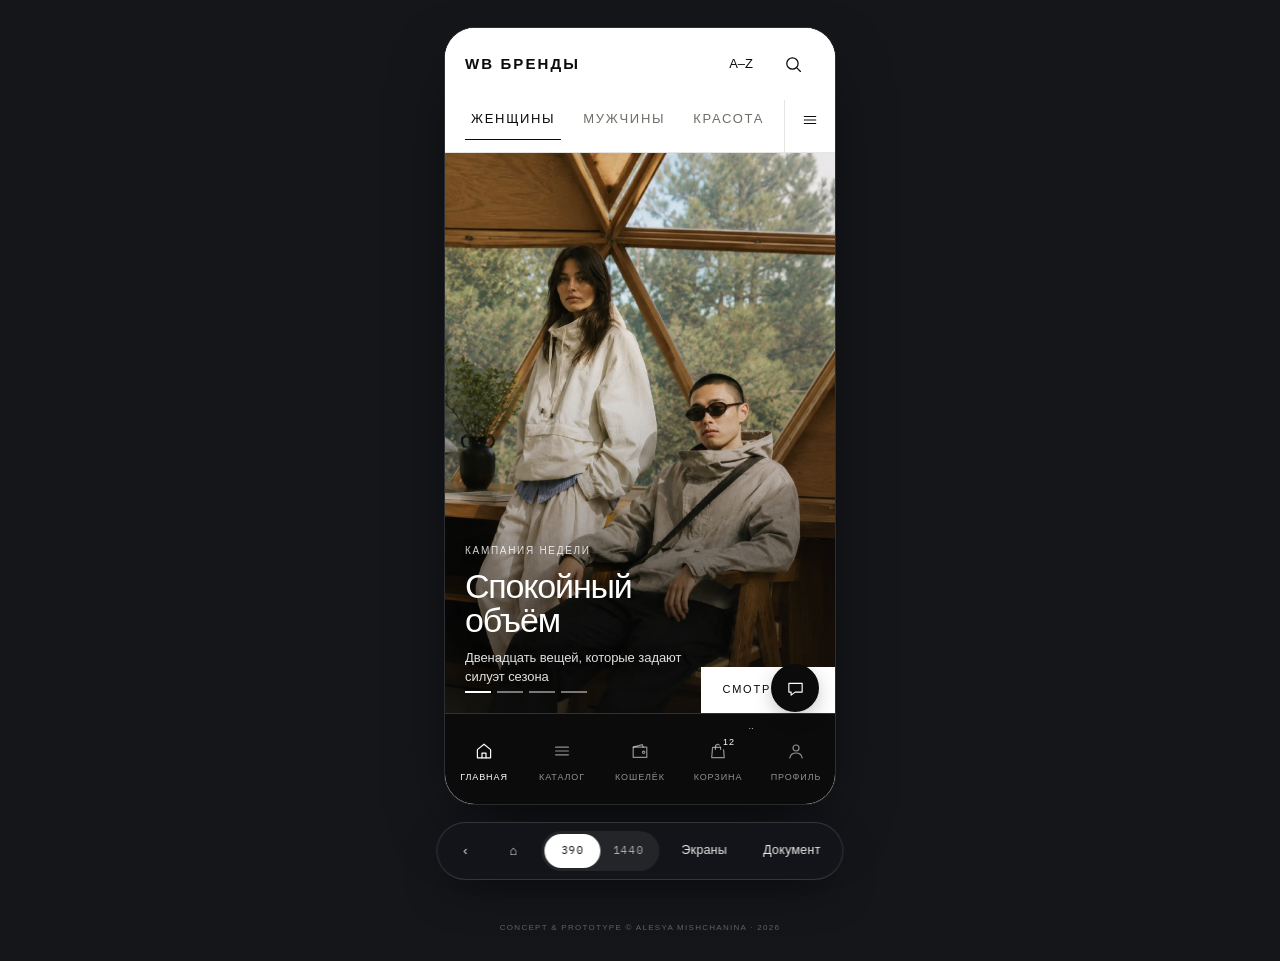
<file: wb-brands-2/index.html>
<!doctype html>
<html lang="ru">
<head>
  <meta charset="utf-8">
  <meta name="robots" content="noindex, nofollow">
  <meta name="viewport" content="width=device-width, initial-scale=1">
  <meta name="author" content="Alesya Mishchanina">
  <meta name="copyright" content="Concept and prototype © Alesya Mishchanina, 2026">
  <title>WB Бренды 2.0 — прототип</title>
  <link rel="icon" href="data:image/svg+xml,%3Csvg xmlns='http://www.w3.org/2000/svg' viewBox='0 0 32 32'%3E%3Crect width='32' height='32' fill='%230B0B0C'/%3E%3Crect x='7' y='7' width='18' height='18' fill='none' stroke='%23fff' stroke-width='2'/%3E%3C/svg%3E">
  <link rel="stylesheet" href="assets/kit.css?v=23882a2c">
  <link rel="stylesheet" href="assets/prototype.css?v=23882a2c">
</head>
<body class="proto" data-mode="mobile">

  <main class="proto__stage">
    <div class="proto__device" id="device">
      <div class="proto__screen" id="screen"></div>
    </div>
  </main>

  <!-- плавающая панель управления показом -->
  <div class="proto__bar">
    <button class="proto__btn" id="back" title="Назад">‹</button>
    <button class="proto__btn" id="home" title="На главную">⌂</button>

    <div class="proto__seg" role="group" aria-label="Платформа">
      <button data-mode="mobile" aria-pressed="true">390</button>
      <button data-mode="desktop" aria-pressed="false">1440</button>
    </div>

    <button class="proto__btn proto__btn--wide" id="menuBtn" aria-expanded="false" aria-controls="menu">Экраны</button>
    <a class="proto__btn proto__btn--wide" href="wireframes.html">Документ</a>
  </div>

  <!-- список экранов -->
  <div class="proto__menu" id="menu" hidden>
    <div class="proto__menu-head">
      <span>Куда перейти</span>
      <button class="proto__btn" id="menuClose" aria-label="Закрыть список экранов">✕</button>
    </div>
    <div class="proto__menu-body" id="menuBody"></div>
  </div>

  <script type="module" src="assets/prototype.js?v=23882a2c"></script>
</body>
</html>
</file>
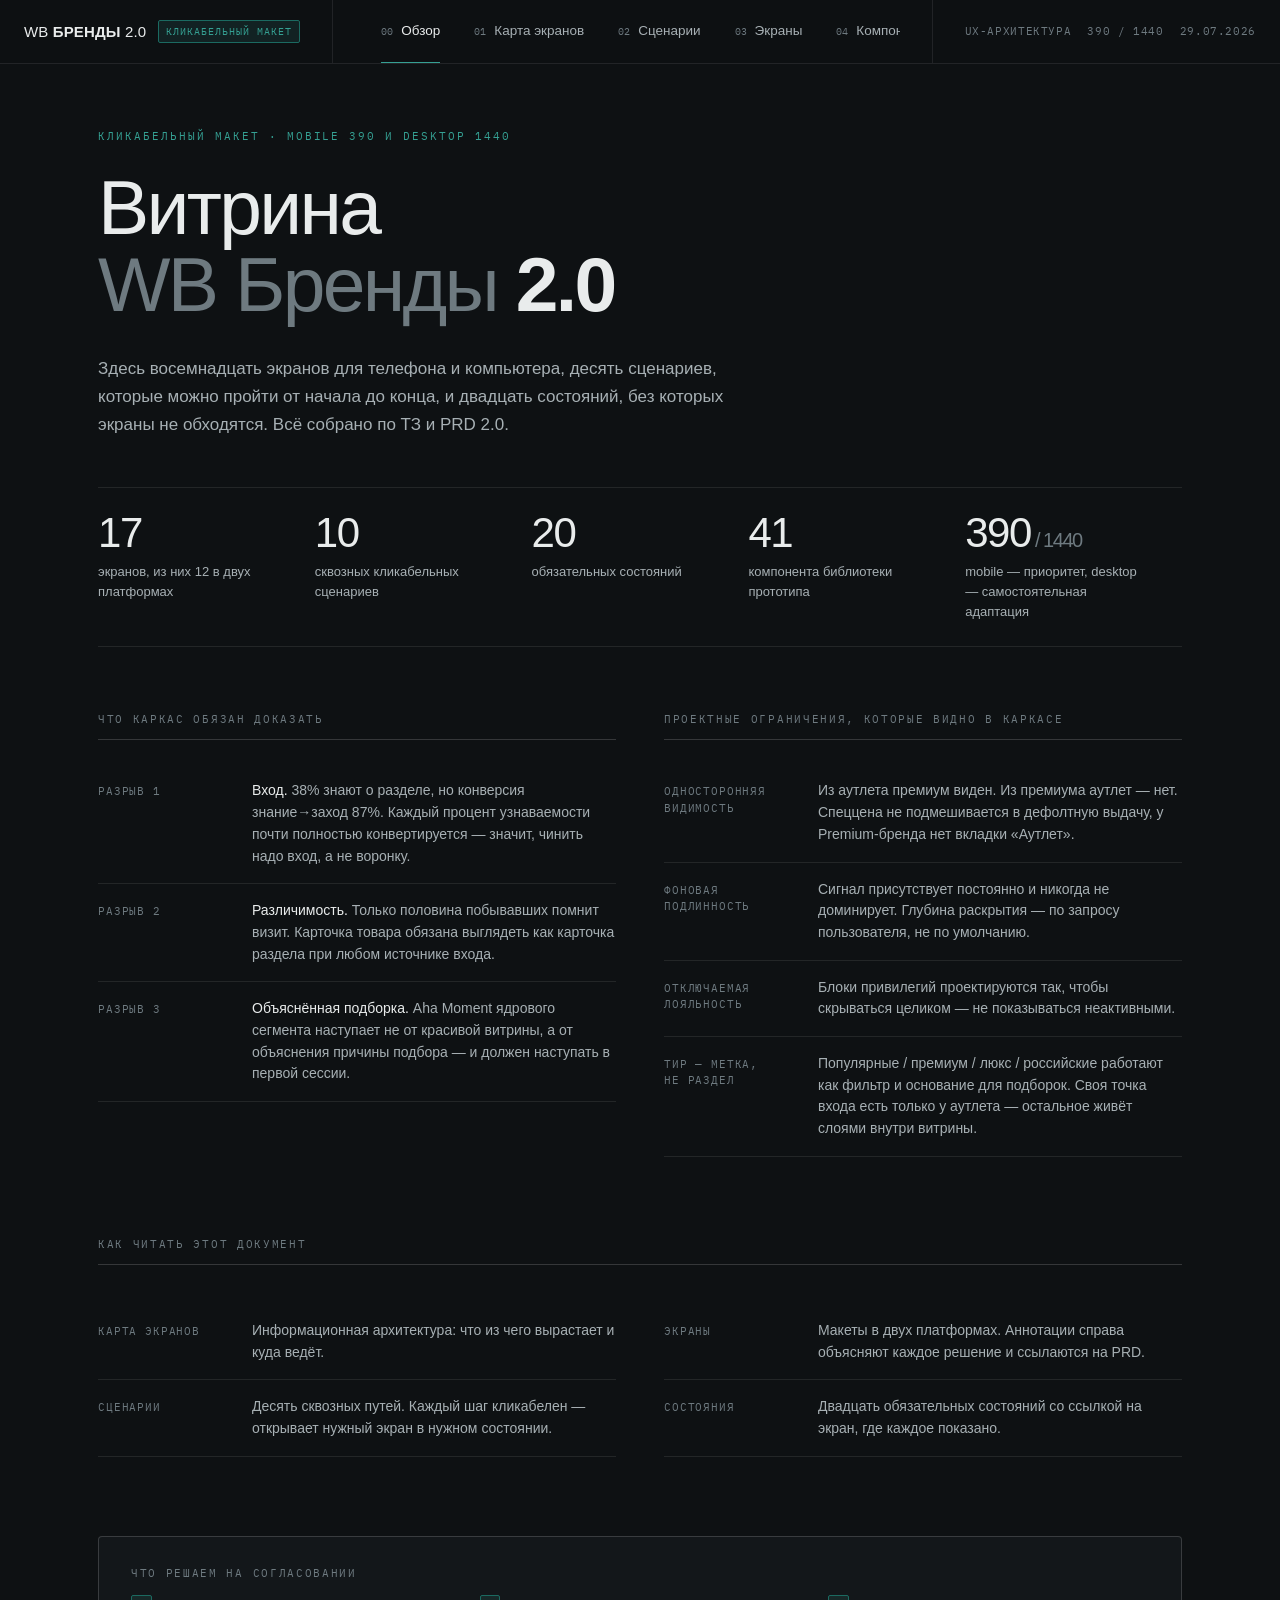
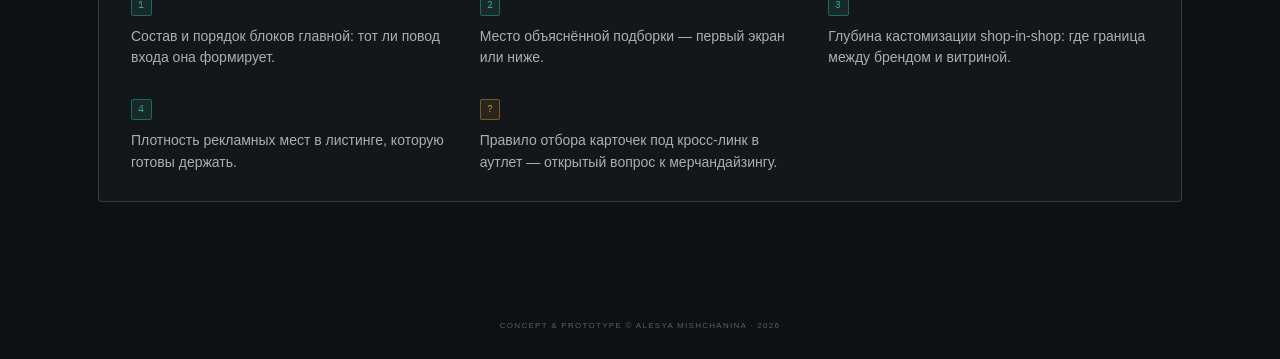
<file: wb-brands-2/wireframes.html>
<!doctype html>
<html lang="ru">
<head>
  <meta charset="utf-8">
  <meta name="robots" content="noindex, nofollow">
  <meta name="viewport" content="width=device-width, initial-scale=1">
  <title>WB Бренды 2.0 — кликабельный макет</title>
  <link rel="icon" href="data:image/svg+xml,%3Csvg xmlns='http://www.w3.org/2000/svg' viewBox='0 0 32 32'%3E%3Crect width='32' height='32' fill='%230E1113'/%3E%3Crect x='7' y='7' width='18' height='18' fill='none' stroke='%2335A093' stroke-width='2'/%3E%3C/svg%3E">
  <link rel="stylesheet" href="assets/kit.css?v=23882a2c">
</head>
<body>

  <header class="topbar">
    <div class="brandmark">
      <span class="brandmark__logo">WB <b>БРЕНДЫ</b> 2.0</span>
      <span class="brandmark__stage">Кликабельный макет</span>
    </div>

    <nav class="nav" aria-label="Разделы документа">
      <button class="nav__item" data-view="overview" aria-selected="true"><span class="nav__num">00</span>Обзор</button>
      <button class="nav__item" data-view="sitemap" aria-selected="false"><span class="nav__num">01</span>Карта экранов</button>
      <button class="nav__item" data-view="flows" aria-selected="false"><span class="nav__num">02</span>Сценарии</button>
      <button class="nav__item" data-view="screens" aria-selected="false"><span class="nav__num">03</span>Экраны</button>
      <button class="nav__item" data-view="components" aria-selected="false"><span class="nav__num">04</span>Компоненты</button>
      <button class="nav__item" data-view="states" aria-selected="false"><span class="nav__num">05</span>Состояния</button>
    </nav>

    <div class="topbar__meta">
      <span>UX-архитектура</span>
      <span>390 / 1440</span>
      <span>29.07.2026</span>
    </div>
  </header>

  <main class="shell">
    <section class="view" data-view="overview" data-active="true" id="overview"></section>
    <section class="view" data-view="sitemap" data-active="false" id="sitemap"></section>
    <section class="view" data-view="flows" data-active="false" id="flows"></section>

    <section class="view" data-view="screens" data-active="false">
      <div class="workbench">
        <aside class="sidebar" id="sidebar" aria-label="Экраны"></aside>
        <div class="canvas" id="canvas">
          <div class="screenhead" id="screenhead"></div>
          <div class="staterow" id="staterow"></div>
          <div class="boards" id="boards"></div>
        </div>
      </div>
    </section>

    <section class="view" data-view="components" data-active="false" id="components"></section>
    <section class="view" data-view="states" data-active="false" id="states"></section>
  </main>

  <script type="module" src="assets/app.js?v=23882a2c"></script>
</body>
</html>
</file>
<file: wb-brands-2/assets/kit.css>
/* ============================================================
   WB БРЕНДЫ 2.0 · UX-каркас · Этап 1
   Оболочка деливерабла (kit chrome) + каркасный слой (wire)
   ============================================================ */

@import url('https://fonts.googleapis.com/css2?family=Cormorant:ital,wght@0,300;0,400;0,500;0,600;1,300;1,400&family=IBM+Plex+Mono:wght@400;500&display=swap');

:root {
  /* --- kit chrome: холодный графит, не чёрный --- */
  --ink-900: #0E1113;
  --ink-850: #13171A;
  --ink-800: #171C20;
  --ink-750: #1D2429;
  --ink-700: #242C32;
  --hair: rgba(255, 255, 255, .085);
  --hair-strong: rgba(255, 255, 255, .16);
  --fg: #E9ECEC;
  --fg-mid: #A7B0B4;
  --fg-dim: #6E7A80;

  /* --- системный сигнал: петроль. Не бренд-цвет: он появится на этапе 2 --- */
  --signal: #35A093;
  --signal-deep: #1B6A61;
  --signal-wash: rgba(53, 160, 147, .13);

  --warn: #C98A3E;

  /* --- wire: нейтральная шкала каркаса --- */
  --w-bg: #FFFFFF;
  --w-surface: #F6F6F5;
  --w-fill-1: #ECECEA;
  --w-fill-2: #DEDEDB;
  --w-fill-3: #C9C9C5;
  --w-fill-4: #A8A8A2;
  --w-ink: #16181A;
  --w-ink-mid: #5E635F;
  --w-ink-dim: #8E938E;
  --w-line: #DDDDD9;
  --w-line-strong: #B9B9B4;

  /* --- ритм --- */
  --s1: 4px;  --s2: 8px;  --s3: 12px; --s4: 16px;
  --s5: 24px; --s6: 32px; --s7: 48px; --s8: 64px; --s9: 96px;

  /* Продуктовая типографика — гротеск Helvetica: работает начертанием,
     трекингом и масштабом, а не характером шрифта.
     IBM Plex Mono остаётся только на служебных подписях самого документа. */
  --font-display: 'Helvetica Neue', Helvetica, Arial, sans-serif;
  --font-ui: 'Helvetica Neue', Helvetica, Arial, sans-serif;
  --font-mono: 'IBM Plex Mono', ui-monospace, monospace;
  /* редакционный сериф — только в журнале, как PORTER внутри NET-A-PORTER */
  --font-mag: 'Cormorant', 'Times New Roman', Georgia, serif;

  --ease: cubic-bezier(.2, .7, .2, 1);
}

* { box-sizing: border-box; }

html, body {
  margin: 0;
  padding: 0;
  height: 100%;
}

body {
  background: var(--ink-900);
  color: var(--fg);
  font-family: var(--font-ui);
  font-size: 15px;
  line-height: 1.55;
  -webkit-font-smoothing: antialiased;
  text-rendering: optimizeLegibility;
}

::selection { background: var(--signal); color: #05201C; }

a { color: inherit; text-decoration: none; }
button { font: inherit; color: inherit; background: none; border: 0; cursor: pointer; }

:focus-visible {
  outline: 2px solid var(--signal);
  outline-offset: 2px;
}

/* ============================================================
   TOPBAR
   ============================================================ */

.topbar {
  position: sticky;
  top: 0;
  z-index: 60;
  display: flex;
  align-items: stretch;
  gap: var(--s6);
  height: 64px;
  padding: 0 var(--s5);
  background: rgba(14, 17, 19, .88);
  backdrop-filter: blur(18px) saturate(140%);
  border-bottom: 1px solid var(--hair);
}

.brandmark {
  display: flex;
  align-items: center;
  gap: var(--s3);
  padding-right: var(--s6);
  border-right: 1px solid var(--hair);
}

.brandmark__logo {
  font-family: var(--font-display);
  font-weight: 400;
  font-size: 15px;
  letter-spacing: .01em;
  white-space: nowrap;
}

.brandmark__logo b { font-weight: 700; }

.brandmark__stage {
  font-family: var(--font-mono);
  font-size: 10px;
  letter-spacing: .1em;
  text-transform: uppercase;
  color: var(--signal);
  border: 1px solid var(--signal-deep);
  background: var(--signal-wash);
  padding: 3px 7px;
  border-radius: 2px;
  white-space: nowrap;
}

.nav {
  display: flex;
  align-items: stretch;
  gap: 2px;
  flex: 1;
  min-width: 0;
  overflow-x: auto;
  scrollbar-width: none;
}
.nav::-webkit-scrollbar { display: none; }

.nav__item {
  position: relative;
  display: flex;
  align-items: center;
  gap: var(--s2);
  padding: 0 var(--s4);
  font-size: 13.5px;
  color: var(--fg-mid);
  white-space: nowrap;
  transition: color .18s ease;
}

.nav__item:hover { color: var(--fg); }
.nav__item:active { color: var(--signal); }

.nav__item[aria-selected='true'] { color: var(--fg); }

.nav__item[aria-selected='true']::after {
  content: '';
  position: absolute;
  inset: auto var(--s4) -1px;
  height: 2px;
  background: var(--signal);
}

.nav__num {
  font-family: var(--font-mono);
  font-size: 10px;
  color: var(--fg-dim);
}

.topbar__meta {
  display: flex;
  align-items: center;
  gap: var(--s4);
  padding-left: var(--s6);
  border-left: 1px solid var(--hair);
  font-family: var(--font-mono);
  font-size: 10.5px;
  letter-spacing: .06em;
  color: var(--fg-dim);
  text-transform: uppercase;
  white-space: nowrap;
}

/* ============================================================
   LAYOUT
   ============================================================ */

.shell { display: block; }

.view { display: none; }
.view[data-active='true'] { display: block; }

.workbench {
  display: grid;
  grid-template-columns: 288px minmax(0, 1fr);
  min-height: calc(100vh - 64px);
}

/* --- sidebar --- */

.sidebar {
  border-right: 1px solid var(--hair);
  background: var(--ink-850);
  padding: var(--s5) 0 var(--s9);
  position: sticky;
  top: 64px;
  align-self: start;
  max-height: calc(100vh - 64px);
  overflow-y: auto;
}

.sidebar__group {
  font-family: var(--font-mono);
  font-size: 10px;
  letter-spacing: .14em;
  text-transform: uppercase;
  color: var(--fg-dim);
  padding: var(--s5) var(--s5) var(--s2);
}
.sidebar__group:first-child { padding-top: 0; }

.screenlink {
  display: grid;
  grid-template-columns: 30px 1fr;
  gap: var(--s3);
  width: 100%;
  text-align: left;
  padding: 9px var(--s5);
  border-left: 2px solid transparent;
  transition: background .16s ease, border-color .16s ease;
}

.screenlink:hover { background: rgba(255, 255, 255, .035); }

.screenlink[aria-current='true'] {
  background: rgba(53, 160, 147, .08);
  border-left-color: var(--signal);
}

.screenlink__num {
  font-family: var(--font-mono);
  font-size: 11px;
  color: var(--fg-dim);
  padding-top: 2px;
}

.screenlink[aria-current='true'] .screenlink__num { color: var(--signal); }

.screenlink__title {
  font-size: 13.5px;
  line-height: 1.35;
  color: var(--fg-mid);
}

.screenlink[aria-current='true'] .screenlink__title { color: var(--fg); }

.screenlink__tag {
  display: block;
  font-family: var(--font-mono);
  font-size: 9.5px;
  letter-spacing: .08em;
  color: var(--fg-dim);
  margin-top: 3px;
}

/* --- canvas --- */

.canvas {
  padding: var(--s6) var(--s7) var(--s9);
  min-width: 0;
  background:
    radial-gradient(1100px 620px at 18% -8%, rgba(53, 160, 147, .07), transparent 60%),
    radial-gradient(900px 500px at 92% 4%, rgba(120, 140, 170, .06), transparent 62%),
    var(--ink-900);
}

.screenhead {
  display: flex;
  align-items: flex-end;
  justify-content: space-between;
  gap: var(--s6);
  flex-wrap: wrap;
  padding-bottom: var(--s5);
  border-bottom: 1px solid var(--hair);
  margin-bottom: var(--s6);
}

.screenhead__id {
  font-family: var(--font-mono);
  font-size: 11px;
  letter-spacing: .12em;
  color: var(--signal);
  margin-bottom: var(--s2);
}

.screenhead__title {
  font-family: var(--font-display);
  font-weight: 400;
  font-size: 33px;
  line-height: 1.12;
  letter-spacing: -.028em;
  margin: 0 0 var(--s3);
}

.screenhead__job {
  max-width: 62ch;
  font-size: 14.5px;
  color: var(--fg-mid);
  margin: 0;
}

.screenhead__job b { color: var(--fg); font-weight: 500; }

.refs {
  display: flex;
  gap: var(--s2);
  flex-wrap: wrap;
  margin-top: var(--s3);
}

.ref {
  font-family: var(--font-mono);
  font-size: 10px;
  letter-spacing: .06em;
  color: var(--fg-mid);
  border: 1px solid var(--hair-strong);
  border-radius: 2px;
  padding: 3px 7px;
}

.ref--prd { color: var(--signal); border-color: var(--signal-deep); }

/* --- controls --- */

.controls {
  display: flex;
  gap: var(--s3);
  align-items: center;
  flex-wrap: wrap;
}

.segmented {
  display: flex;
  border: 1px solid var(--hair-strong);
  border-radius: 3px;
  overflow: hidden;
}

.segmented button {
  padding: 7px 13px;
  font-family: var(--font-mono);
  font-size: 10.5px;
  letter-spacing: .08em;
  text-transform: uppercase;
  color: var(--fg-dim);
  transition: background .16s ease, color .16s ease;
}

.segmented button + button { border-left: 1px solid var(--hair-strong); }
.segmented button:hover { color: var(--fg); background: rgba(255, 255, 255, .04); }

.segmented button[aria-pressed='true'] {
  background: var(--signal-wash);
  color: var(--signal);
}

/* --- states row --- */

.staterow {
  display: flex;
  align-items: center;
  gap: var(--s3);
  flex-wrap: wrap;
  margin-bottom: var(--s5);
  padding: var(--s3) var(--s4);
  background: var(--ink-850);
  border: 1px solid var(--hair);
  border-radius: 3px;
}

.staterow__label {
  font-family: var(--font-mono);
  font-size: 10px;
  letter-spacing: .12em;
  text-transform: uppercase;
  color: var(--fg-dim);
}

.statechip {
  padding: 5px 11px;
  font-size: 12.5px;
  color: var(--fg-mid);
  border: 1px solid var(--hair-strong);
  border-radius: 2px;
  transition: color .16s ease, border-color .16s ease, background .16s ease;
}

.statechip:hover { color: var(--fg); border-color: var(--fg-dim); }

.statechip[aria-pressed='true'] {
  color: var(--signal);
  border-color: var(--signal-deep);
  background: var(--signal-wash);
}

/* ============================================================
   ARTBOARDS
   ============================================================ */

.boards {
  display: flex;
  align-items: flex-start;
  gap: var(--s8);
  flex-wrap: wrap;
}

.board { min-width: 0; }
.board[hidden] { display: none; }

.board__label {
  display: flex;
  align-items: baseline;
  gap: var(--s3);
  margin-bottom: var(--s3);
  font-family: var(--font-mono);
  font-size: 10.5px;
  letter-spacing: .1em;
  text-transform: uppercase;
  color: var(--fg-dim);
}

.board__label b { color: var(--fg-mid); font-weight: 500; }

.frame {
  position: relative;
  background: var(--w-bg);
  overflow: hidden;
}

.frame--mobile {
  width: 390px;
  height: 844px;
  border-radius: 26px;
  box-shadow:
    0 0 0 1px rgba(255, 255, 255, .1),
    0 2px 3px rgba(0, 0, 0, .5),
    0 22px 48px -14px rgba(0, 0, 0, .72),
    0 48px 120px -40px rgba(20, 60, 56, .5);
}

.frame--desktop {
  width: 1440px;
  height: 900px;
  border-radius: 5px;
  transform-origin: top left;
  box-shadow:
    0 0 0 1px rgba(255, 255, 255, .1),
    0 2px 3px rgba(0, 0, 0, .5),
    0 22px 48px -14px rgba(0, 0, 0, .72),
    0 48px 120px -40px rgba(20, 60, 56, .5);
}

.frame__scaler { position: relative; }

.frame__scroll {
  position: absolute;
  inset: 0;
  overflow-y: auto;
  overflow-x: hidden;
  scrollbar-width: thin;
  scrollbar-color: var(--w-line-strong) transparent;
}

.frame__scroll::-webkit-scrollbar { width: 5px; }
.frame__scroll::-webkit-scrollbar-thumb { background: var(--w-line-strong); border-radius: 3px; }

/* статус-бар мобильного фрейма: занимает место, а не перекрывает хедер */
.statusbar {
  position: absolute;
  top: 0; left: 0; right: 0;
  height: 30px;
  z-index: 40;
  background: var(--w-bg);
  border-bottom: 0;
  display: flex;
  align-items: center;
  justify-content: space-between;
  padding: 0 20px;
  font-family: var(--font-mono);
  font-size: 10px;
  color: var(--w-ink-dim);
  pointer-events: none;
}

.frame--mobile .frame__scroll { top: 30px; }

/* ============================================================
   ANNOTATION LAYER — подпись каркаса, привязка к PRD и ТЗ
   ============================================================ */

.annots { margin-top: var(--s5); max-width: 390px; }
.board--desktop .annots { max-width: 640px; }
.board--notes { max-width: 620px; flex: 1 1 420px; }
.board--notes .annots { margin-top: 0; max-width: none; }

.annots__title {
  font-family: var(--font-mono);
  font-size: 10px;
  letter-spacing: .12em;
  text-transform: uppercase;
  color: var(--fg-dim);
  padding-bottom: var(--s2);
  border-bottom: 1px solid var(--hair);
  margin-bottom: var(--s3);
}

.annot {
  display: grid;
  grid-template-columns: 22px 1fr;
  gap: var(--s3);
  padding: 7px 0;
  border-bottom: 1px solid var(--hair);
  font-size: 13px;
  line-height: 1.5;
  color: var(--fg-mid);
}

.annot__n {
  font-family: var(--font-mono);
  font-size: 10px;
  color: var(--signal);
  border: 1px solid var(--signal-deep);
  border-radius: 50%;
  width: 20px; height: 20px;
  display: grid;
  place-items: center;
  margin-top: 1px;
}

.annot b { color: var(--fg); font-weight: 500; }
.annot em { font-style: normal; color: var(--warn); }

/* маркер на артборде */
.pin {
  position: absolute;
  right: 7px;
  z-index: 30;
  width: 19px; height: 19px;
  border-radius: 50%;
  background: var(--signal);
  color: #04201C;
  font-family: var(--font-mono);
  font-size: 10px;
  font-weight: 500;
  display: grid;
  place-items: center;
  box-shadow: 0 0 0 3px rgba(53, 160, 147, .22), 0 0 0 5px rgba(255, 255, 255, .9);
  pointer-events: none;
}

.frame[data-pins='off'] .pin { display: none; }

/* ============================================================
   WIRE LAYER — сам каркас
   ============================================================ */

.wire {
  font-family: var(--font-ui);
  color: var(--w-ink);
  background: var(--w-bg);
  font-size: 13px;
  line-height: 1.45;
}

.frame__scroll > .wire { min-height: 100%; }

.wire *, .wire *::before, .wire *::after { box-sizing: border-box; }

/* блоки-заполнители */
.w-img {
  position: relative;
  background: var(--w-fill-1);
  border: 1px solid var(--w-line);
  overflow: hidden;
  display: block;
  width: 100%;
}

.w-img img { width: 100%; height: 100%; object-fit: cover; display: block; position: relative; z-index: 0; }

.w-img--x::after {
  content: '';
  position: absolute;
  inset: 0;
  background:
    linear-gradient(to top right, transparent calc(50% - .5px), var(--w-line-strong) 50%, transparent calc(50% + .5px)),
    linear-gradient(to bottom right, transparent calc(50% - .5px), var(--w-line-strong) 50%, transparent calc(50% + .5px));
}

.w-img__tag {
  position: absolute;
  left: 8px; top: 8px;
  font-family: var(--font-mono);
  font-size: 9px;
  letter-spacing: .06em;
  text-transform: uppercase;
  color: var(--w-ink-dim);
  background: rgba(255, 255, 255, .78);
  padding: 2px 5px;
  z-index: 2;
}

.w-bar {
  height: 8px;
  background: var(--w-fill-2);
  border-radius: 1px;
}
.w-bar + .w-bar { margin-top: 6px; }
.w-bar--60 { width: 60%; }
.w-bar--75 { width: 75%; }
.w-bar--85 { width: 85%; }
.w-bar--40 { width: 40%; }
.w-bar--sm { height: 6px; }

/* текст */
.w-eyebrow {
  font-family: var(--font-mono);
  font-size: 9.5px;
  letter-spacing: .14em;
  text-transform: uppercase;
  color: var(--w-ink-mid);
}

.w-h1 { font-size: 25px; line-height: 1.1; letter-spacing: -.03em; font-weight: 600; margin: 0; }
.w-h2 { font-size: 18px; line-height: 1.15; letter-spacing: -.02em; font-weight: 600; margin: 0; }
.w-h3 { font-size: 15px; line-height: 1.2; letter-spacing: -.01em; font-weight: 600; margin: 0; }
.w-t  { font-size: 13px; margin: 0; }
.w-tsm { font-size: 11.5px; color: var(--w-ink-mid); margin: 0; }
.w-brand { font-size: 12px; font-weight: 700; letter-spacing: .04em; text-transform: uppercase; }
.w-price { font-size: 13.5px; font-weight: 600; }
.w-price-old { font-size: 12px; color: var(--w-ink-dim); text-decoration: line-through; margin-left: 6px; }
.w-muted { color: var(--w-ink-mid); }
.w-dim { color: var(--w-ink-dim); }

/* раскладка */
.w-sec { padding: 20px 16px; }
.w-sec--tight { padding: 14px 16px; }
.w-sec--flush { padding: 20px 0; }
.w-rule { height: 1px; background: var(--w-line); }
.w-rule--strong { height: 1px; background: var(--w-ink); }
.w-row { display: flex; align-items: center; gap: 8px; }
.w-row--between { justify-content: space-between; }
.w-col { display: flex; flex-direction: column; }
.w-stack > * + * { margin-top: 8px; }
.w-stack-lg > * + * { margin-top: 16px; }
.w-grid2 { display: grid; grid-template-columns: 1fr 1fr; gap: 12px 10px; }
.w-grid3 { display: grid; grid-template-columns: repeat(3, 1fr); gap: 12px 8px; }
.w-grid4 { display: grid; grid-template-columns: repeat(4, 1fr); gap: 16px 12px; }

.w-scroller {
  display: flex;
  gap: 10px;
  overflow-x: auto;
  padding: 0 16px 4px;
  scrollbar-width: none;
}
.w-scroller::-webkit-scrollbar { display: none; }
.w-scroller > * { flex: 0 0 auto; }

/* элементы UI */
.w-chip {
  display: inline-flex;
  align-items: center;
  gap: 5px;
  padding: 6px 11px;
  border: 1px solid var(--w-line-strong);
  border-radius: 100px;
  font-size: 11.5px;
  white-space: nowrap;
  background: var(--w-bg);
}
.w-chip--on { background: var(--w-ink); color: #fff; border-color: var(--w-ink); }

.w-btn {
  display: flex;
  align-items: center;
  justify-content: center;
  gap: 8px;
  height: 46px;
  padding: 0 18px;
  background: var(--w-ink);
  color: #fff;
  font-size: 13px;
  font-weight: 500;
  letter-spacing: .01em;
  border-radius: 2px;
  width: 100%;
}
.w-btn--ghost { background: transparent; color: var(--w-ink); border: 1px solid var(--w-ink); }
.w-btn--sm { height: 36px; font-size: 12px; }
.w-btn--off { background: var(--w-fill-3); color: #fff; }

.w-badge {
  display: inline-flex;
  align-items: center;
  gap: 4px;
  padding: 3px 7px;
  border: 1px solid var(--w-line-strong);
  font-family: var(--font-mono);
  font-size: 9px;
  letter-spacing: .08em;
  text-transform: uppercase;
  color: var(--w-ink-mid);
  background: var(--w-bg);
  border-radius: 2px;
}
.w-badge--solid { background: var(--w-ink); color: #fff; border-color: var(--w-ink); }
.w-badge--tier { border-color: var(--w-ink); color: var(--w-ink); }
.w-badge--ad { border-style: dashed; }

.w-note {
  border: 1px dashed var(--w-line-strong);
  background: var(--w-surface);
  padding: 10px 12px;
  font-size: 11.5px;
  color: var(--w-ink-mid);
  border-radius: 2px;
}

.w-note--ai {
  border-style: solid;
  border-color: var(--w-ink);
  background: var(--w-bg);
}

/* хедеры и навигация */
.w-header {
  position: sticky;
  top: 0;
  z-index: 20;
  background: var(--w-bg);
  border-bottom: 1px solid var(--w-line);
}

.w-header__bar {
  display: flex;
  align-items: center;
  justify-content: space-between;
  gap: 10px;
  padding: 12px 16px;
}

.w-logo {
  font-family: var(--font-ui);
  font-size: 13px;
  font-weight: 500;
  letter-spacing: .01em;
}
.w-logo b { font-weight: 700; }

.w-icon {
  width: 22px; height: 22px;
  border: 1px solid var(--w-line-strong);
  border-radius: 2px;
  display: grid;
  place-items: center;
  font-size: 9px;
  color: var(--w-ink-dim);
  flex: 0 0 auto;
}

.w-tabs {
  display: flex;
  gap: 16px;
  padding: 0 16px 10px;
  overflow-x: auto;
  scrollbar-width: none;
  font-size: 12.5px;
}
.w-tabs::-webkit-scrollbar { display: none; }
.w-tabs span { white-space: nowrap; color: var(--w-ink-mid); padding-bottom: 4px; }
.w-tabs span[data-on] { color: var(--w-ink); border-bottom: 1.5px solid var(--w-ink); font-weight: 500; }

.w-bottomnav {
  position: sticky;
  bottom: 0;
  z-index: 20;
  display: grid;
  grid-template-columns: repeat(5, 1fr);
  background: var(--w-bg);
  border-top: 1px solid var(--w-line);
  padding: 8px 0 18px;
}

.w-bottomnav div {
  display: flex;
  flex-direction: column;
  align-items: center;
  gap: 5px;
  font-size: 9.5px;
  color: var(--w-ink-dim);
}
.w-bottomnav div[data-on] { color: var(--w-ink); }
.w-bottomnav i {
  width: 20px; height: 20px;
  border: 1px solid currentColor;
  border-radius: 3px;
  opacity: .55;
}
.w-bottomnav div[data-on] i { opacity: 1; }

.w-sticky-cta {
  position: sticky;
  bottom: 0;
  z-index: 20;
  background: var(--w-bg);
  border-top: 1px solid var(--w-line);
  padding: 10px 16px 20px;
}

/* карточки товара */
.w-card { display: block; }
.w-card__meta { padding-top: 8px; }
.w-card__row { display: flex; align-items: baseline; justify-content: space-between; gap: 6px; }

.w-swatches { display: flex; gap: 4px; margin-top: 6px; }
.w-swatches i { width: 11px; height: 11px; border-radius: 50%; border: 1px solid var(--w-line-strong); background: var(--w-fill-2); display: block; }

/* горячая зона перехода */
.w-hot { cursor: pointer; position: relative; }
.w-hot::after {
  content: '';
  position: absolute;
  inset: -3px;
  border: 1px solid transparent;
  border-radius: 3px;
  transition: border-color .15s ease, background .15s ease;
  pointer-events: none;
}
.w-hot:hover::after { border-color: var(--signal); background: rgba(53, 160, 147, .1); }
.w-hot:active::after { background: rgba(53, 160, 147, .2); }

.frame[data-hot='on'] .w-hot::after { border-color: rgba(53, 160, 147, .55); background: rgba(53, 160, 147, .07); }

/* аккордеон */
.w-acc { border-top: 1px solid var(--w-line); }
.w-acc > div {
  display: flex;
  align-items: center;
  justify-content: space-between;
  padding: 14px 0;
  border-bottom: 1px solid var(--w-line);
  font-size: 13px;
}
.w-acc span { color: var(--w-ink-dim); font-size: 15px; }

/* скелет загрузки */
.w-skel { background: linear-gradient(90deg, var(--w-fill-1) 0%, var(--w-fill-2) 50%, var(--w-fill-1) 100%); background-size: 200% 100%; animation: skel 1.4s linear infinite; }
@keyframes skel { to { background-position: -200% 0; } }
@media (prefers-reduced-motion: reduce) { .w-skel { animation: none; } }

/* пустое состояние */
.w-empty { text-align: center; padding: 56px 24px; }
.w-empty__mark { width: 44px; height: 44px; border: 1px solid var(--w-line-strong); margin: 0 auto 16px; border-radius: 50%; }

/* ============================================================
   DESKTOP WIRE
   ============================================================ */

.wire--desktop { font-size: 14px; }
.wire--desktop .w-sec { padding: 40px 56px; }
.wire--desktop .w-sec--flush { padding: 40px 0; }
.wire--desktop .w-scroller { padding: 0 56px 6px; gap: 20px; }
.wire--desktop .w-h1 { font-size: 46px; }
.wire--desktop .w-h2 { font-size: 26px; }
.wire--desktop .w-h3 { font-size: 17px; }

.w-dheader { position: sticky; top: 0; z-index: 20; background: var(--w-bg); border-bottom: 1px solid var(--w-line); }
.w-dheader__top { display: flex; align-items: center; justify-content: space-between; gap: 32px; padding: 16px 56px; }
.w-dheader__nav { display: flex; gap: 26px; padding: 0 56px 14px; font-size: 13.5px; }
.w-dheader__nav span { color: var(--w-ink-mid); }
.w-dheader__nav span[data-on] { color: var(--w-ink); font-weight: 500; }

.w-dsearch { flex: 1; max-width: 420px; height: 38px; border: 1px solid var(--w-line-strong); display: flex; align-items: center; padding: 0 12px; font-size: 12.5px; color: var(--w-ink-dim); border-radius: 2px; }

.w-dgrid { display: grid; gap: 40px; }
.w-dsplit { display: grid; grid-template-columns: 260px minmax(0, 1fr); gap: 48px; }
.w-dpdp { display: grid; grid-template-columns: minmax(0, 1fr) 400px; gap: 56px; align-items: start; }

/* ============================================================
   СТАТИЧНЫЕ ВИДЫ: обзор, карта, сценарии, компоненты, состояния
   ============================================================ */

.page { max-width: 1180px; margin: 0 auto; padding: var(--s8) var(--s7) var(--s9); }
.page--wide { max-width: 1500px; }

.cover__eyebrow {
  font-family: var(--font-mono);
  font-size: 11px;
  letter-spacing: .18em;
  text-transform: uppercase;
  color: var(--signal);
  margin-bottom: var(--s5);
}

.cover__title {
  font-family: var(--font-display);
  font-weight: 300;
  font-size: clamp(38px, 6vw, 78px);
  line-height: 1.0;
  letter-spacing: -.035em;
  margin: 0 0 var(--s6);
}
.cover__title b { font-weight: 600; }
.cover__title em { font-style: normal; color: var(--fg-dim); }

.cover__lead {
  max-width: 68ch;
  font-size: 17px;
  line-height: 1.65;
  color: var(--fg-mid);
  margin: 0 0 var(--s7);
}
.cover__lead b { color: var(--fg); font-weight: 500; }

.metrics {
  display: grid;
  grid-template-columns: repeat(auto-fit, minmax(190px, 1fr));
  border-top: 1px solid var(--hair);
  margin-bottom: var(--s8);
}

.metric {
  padding: var(--s5) var(--s5) var(--s5) 0;
  border-bottom: 1px solid var(--hair);
}

.metric__v {
  font-family: var(--font-display);
  font-weight: 300;
  font-size: 42px;
  letter-spacing: -.035em;
  line-height: 1;
  margin-bottom: var(--s2);
}
.metric__v span { font-size: 20px; color: var(--fg-dim); }
.metric__k { font-size: 13px; color: var(--fg-mid); max-width: 26ch; }

.split { display: grid; grid-template-columns: repeat(auto-fit, minmax(320px, 1fr)); gap: var(--s7); }

.blockhead {
  font-family: var(--font-mono);
  font-size: 10.5px;
  letter-spacing: .16em;
  text-transform: uppercase;
  color: var(--fg-dim);
  padding-bottom: var(--s3);
  border-bottom: 1px solid var(--hair-strong);
  margin-bottom: var(--s5);
}

.deflist { display: grid; gap: 0; }
.def {
  display: grid;
  grid-template-columns: 130px 1fr;
  gap: var(--s5);
  padding: var(--s4) 0;
  border-bottom: 1px solid var(--hair);
  font-size: 14px;
  color: var(--fg-mid);
}
.def dt { font-family: var(--font-mono); font-size: 10.5px; letter-spacing: .08em; text-transform: uppercase; color: var(--fg-dim); padding-top: 3px; }
.def dd { margin: 0; }
.def dd b { color: var(--fg); font-weight: 500; }

/* карта экранов */
.sitemap { display: grid; gap: var(--s6); }

.smgroup { border: 1px solid var(--hair); border-radius: 4px; background: var(--ink-850); overflow: hidden; }
.smgroup__head {
  display: flex;
  align-items: baseline;
  gap: var(--s3);
  padding: var(--s4) var(--s5);
  border-bottom: 1px solid var(--hair);
  background: var(--ink-800);
}
.smgroup__num { font-family: var(--font-mono); font-size: 10.5px; color: var(--signal); letter-spacing: .1em; }
.smgroup__title { font-size: 15px; font-weight: 600; }
.smgroup__note { font-size: 12.5px; color: var(--fg-dim); margin-left: auto; text-align: right; }

.smgrid { display: grid; grid-template-columns: repeat(auto-fill, minmax(230px, 1fr)); }

.smcard {
  display: block;
  width: 100%;
  text-align: left;
  padding: var(--s4) var(--s5);
  border-right: 1px solid var(--hair);
  border-bottom: 1px solid var(--hair);
  transition: background .16s ease;
}
.smcard:hover { background: rgba(53, 160, 147, .07); }

.smcard__num { font-family: var(--font-mono); font-size: 10px; color: var(--fg-dim); }
.smcard__t { font-size: 13.5px; margin: 3px 0 5px; }
.smcard__m { font-family: var(--font-mono); font-size: 9.5px; letter-spacing: .06em; color: var(--fg-dim); }
.smcard__m i { font-style: normal; color: var(--signal); }

/* сценарии */
.flow { border-top: 1px solid var(--hair); padding: var(--s5) 0; }
.flow__head { display: flex; align-items: baseline; gap: var(--s4); margin-bottom: var(--s4); }
.flow__n { font-family: var(--font-mono); font-size: 11px; color: var(--signal); }
.flow__t { font-size: 16px; font-weight: 600; }
.flow__goal { font-size: 13px; color: var(--fg-dim); margin-left: auto; }

.flow__steps { display: flex; align-items: stretch; gap: 0; flex-wrap: wrap; }

.step {
  position: relative;
  display: flex;
  flex-direction: column;
  gap: 4px;
  padding: 11px 26px 11px 14px;
  margin: 0 10px 10px 0;
  min-width: 148px;
  background: var(--ink-800);
  border: 1px solid var(--hair-strong);
  border-radius: 3px;
  text-align: left;
  transition: border-color .16s ease, background .16s ease;
}
.step:hover { border-color: var(--signal); background: rgba(53, 160, 147, .08); }

.step::after {
  content: '→';
  position: absolute;
  right: -4px; top: 50%;
  transform: translateY(-50%);
  color: var(--fg-dim);
  font-size: 13px;
}
.step:last-child::after { content: ''; }

.step__k { font-family: var(--font-mono); font-size: 9px; letter-spacing: .08em; color: var(--fg-dim); text-transform: uppercase; }
.step__t { font-size: 12.5px; color: var(--fg-mid); }
.step:hover .step__t { color: var(--fg); }

/* компоненты */
.compgrid { display: grid; grid-template-columns: repeat(auto-fill, minmax(240px, 1fr)); gap: var(--s5); }

.comp {
  border: 1px solid var(--hair);
  border-radius: 3px;
  background: var(--ink-850);
  overflow: hidden;
}
.comp {
  display: flex;
  flex-direction: column;
}

.comp__view {
  background: var(--w-bg);
  padding: 18px;
  flex: 1;
  display: flex;
  align-items: center;
  min-height: 190px;
  max-height: 320px;
  overflow: hidden;
}

.comp__view > * { width: 100%; }
.comp__meta { padding: 11px 14px; border-top: 1px solid var(--hair); }
.comp__t { font-size: 13px; }
.comp__k { font-family: var(--font-mono); font-size: 9.5px; letter-spacing: .06em; color: var(--fg-dim); margin-top: 3px; }

/* таблица состояний */
.statetable { width: 100%; border-collapse: collapse; font-size: 13.5px; }
.statetable th {
  text-align: left;
  font-family: var(--font-mono);
  font-size: 10px;
  letter-spacing: .1em;
  text-transform: uppercase;
  color: var(--fg-dim);
  font-weight: 400;
  padding: var(--s3) var(--s4) var(--s3) 0;
  border-bottom: 1px solid var(--hair-strong);
}
.statetable td {
  padding: var(--s4) var(--s4) var(--s4) 0;
  border-bottom: 1px solid var(--hair);
  color: var(--fg-mid);
  vertical-align: top;
}
.statetable td:first-child { color: var(--fg); width: 210px; }
.statetable td b { color: var(--fg); font-weight: 500; }

.pill {
  display: inline-block;
  font-family: var(--font-mono);
  font-size: 9.5px;
  letter-spacing: .08em;
  text-transform: uppercase;
  color: var(--signal);
  border: 1px solid var(--signal-deep);
  background: var(--signal-wash);
  padding: 2px 6px;
  border-radius: 2px;
}

.pill--warn { color: var(--warn); border-color: rgba(201, 138, 62, .5); background: rgba(201, 138, 62, .12); }

@media (max-width: 1180px) {
  .workbench { grid-template-columns: 1fr; }
  .sidebar { position: static; max-height: none; border-right: 0; border-bottom: 1px solid var(--hair); }
  .canvas { padding: var(--s5) var(--s5) var(--s8); }
  .page { padding: var(--s6) var(--s5) var(--s8); }
}

/* ============================================================
   EDITORIAL LAYER · визуальная версия экранов (этап 2)
   Журнальная подача поверх маркетплейс-механики.
   Референсы: END. (кампания, shop-in-shop в ленте, features)
   ============================================================ */

.ed {
  --e-ink: #0B0B0C;
  --e-mute: #77776F;
  --e-line: #E6E5E1;
  --e-soft: #F5F4F1;
  --e-bg: #FFFFFF;
  --e-accent: #0B0B0C;
  --e-accent-deep: #0B0B0C;
  --e-accent-soft: #F5F4F1;

  background: var(--e-bg);
  color: var(--e-ink);
  font-family: var(--font-ui);
  font-size: 13px;
  line-height: 1.45;
  letter-spacing: -.005em;
}

.ed a { color: inherit; }
.ed button { font: inherit; }
.page-credit {
  padding: 22px 24px 28px;
  color: rgba(255, 255, 255, .32);
  font-size: 8px;
  font-weight: 500;
  letter-spacing: .16em;
  line-height: 1.4;
  text-align: center;
  text-transform: uppercase;
}
.ed a:focus-visible,
.ed button:focus-visible {
  outline: 2px solid var(--e-accent);
  outline-offset: 3px;
}

/* --- служебные примитивы --- */

.ed-label {
  font-size: 10px;
  font-weight: 500;
  letter-spacing: .17em;
  text-transform: uppercase;
  color: var(--e-ink);
}
.ed-label--mute { color: var(--e-mute); }

.ed-h1 { font-size: 34px; line-height: 1.02; letter-spacing: -.035em; font-weight: 500; margin: 0; }
.ed-h2 { font-size: 22px; line-height: 1.08; letter-spacing: -.03em; font-weight: 500; margin: 0; }
.ed-h3 { font-size: 15px; line-height: 1.2;  letter-spacing: -.02em; font-weight: 500; margin: 0; }
.ed-t  { font-size: 13px; line-height: 1.5; margin: 0; }
.ed-sm { font-size: 11.5px; line-height: 1.45; color: var(--e-mute); margin: 0; }

.ed-sec { padding: 34px 20px; position: relative; }
.ed-sec--tight { padding: 22px 20px; }
.ed-sec--flush { padding: 34px 0; }
.ed-rule { height: 1px; background: var(--e-line); }

.ed-head {
  display: flex;
  align-items: baseline;
  justify-content: space-between;
  gap: 16px;
  margin-bottom: 18px;
}

.ed-link {
  font-size: 10px;
  font-weight: 500;
  letter-spacing: .14em;
  text-transform: uppercase;
  border-bottom: 1px solid var(--e-ink);
  padding-bottom: 2px;
  white-space: nowrap;
}

/* --- хедер раздела --- */

.ed-header {
  position: sticky;
  top: 0;
  z-index: 30;
  background: var(--e-bg);
  border-bottom: 1px solid var(--e-line);
}

.ed-header__bar {
  display: flex;
  align-items: center;
  justify-content: space-between;
  padding: 14px 20px;
  min-width: 0;
}

.ed-logo {
  font-size: 15px;
  font-weight: 700;
  letter-spacing: .14em;
  text-transform: uppercase;
  display: flex;
  align-items: center;
  gap: 7px;
  /* имя бренда в шапке не разрывается: иконки справа его поджимали */
  white-space: nowrap;
}
.ed-logo i { display: none; }

.ed-icons { display: flex; gap: 14px; flex: 0 0 auto; }
.ed-icons i {
  width: 19px; height: 19px;
  border: 1px solid var(--e-ink);
  opacity: .8;
  display: block;
}

/* --- категории над баннером --- */

.ed-cats {
  display: flex;
  gap: 22px;
  padding: 0 96px 12px 20px;
  overflow-x: auto;
  scrollbar-width: none;
  overscroll-behavior-x: contain;
}
.ed-cats::-webkit-scrollbar { display: none; }

.ed-cat {
  font-size: 11px;
  font-weight: 500;
  letter-spacing: .13em;
  text-transform: uppercase;
  white-space: nowrap;
  padding-bottom: 3px;
  color: var(--e-mute);
  border-bottom: 1.5px solid transparent;
}
.ed-cat[data-on] { color: var(--e-accent-deep); border-bottom-color: var(--e-accent); }
.ed-cat:hover { color: var(--e-accent); }
.ed-cat--brands {
  position: absolute;
  right: 20px;
  bottom: 12px;
  color: var(--e-accent-deep);
  background: var(--e-bg);
  border: 1px solid var(--e-accent);
  padding: 5px 13px;
  border-radius: 100px;
}
.ed--d .ed-cats { padding-right: 140px; }
.ed--d .ed-cat--brands { right: 48px; }

/* --- ось категорий: строка + рельс «Ещё» ---
   Рельс не висит поверх ленты, а идёт следом за последней категорией:
   так он читается как продолжение оси, а не как приклеенная кнопка. */
.ed-catbar { position: relative; display: flex; align-items: stretch; }
.ed-catbar > .ed-cats,
.ed-catbar > .ed-tabs { flex: 0 1 auto; min-width: 0; gap: 16px; padding-right: 16px; }

/* на 390 стрелка у каждой категории съедает строку, и «Аксессуары» уходят
   под рельс. На десктопе места хватает — там она остаётся. */
.ed-cat > span { display: none; }
.ed--d .ed-cat > span { display: inline; }
.ed--d .ed-catbar > .ed-cats { gap: 22px; padding-right: 24px; }

/* На 390 в строку влезают только четыре фокусные группы — остальные уходят
   под бургер. На 1440 места хватает на все десять: кнопка там лишний шаг,
   а разделитель и приглушённый тон сохраняют деление на фокус и остальное. */
.ed-cat--sec,
.ed-cats__split { display: none; }
.ed--d .ed-cat--sec,
.ed--d .ed-cats__split,
.ed-catbar--wide .ed-cat--sec,
.ed-catbar--wide .ed-cats__split { display: block; }
.ed--d .ed-more__wrap,
.ed-catbar--wide .ed-more__wrap { display: none; }

.ed-cats__split {
  flex: none;
  width: 1px;
  margin-inline: 4px;
  align-self: stretch;
  margin-bottom: 3px;
  background: var(--e-line);
}
.ed-cat--sec {
  flex: none;
  font-size: 11px;
  font-weight: 400;
  letter-spacing: .1em;
  text-transform: uppercase;
  white-space: nowrap;
  padding-bottom: 3px;
  color: var(--e-mute);
  border-bottom: 1.5px solid transparent;
}
.ed-cat--sec:hover { color: var(--e-accent); }
/* во вкладках каталога типографика своя — там подхватываем её масштаб */
.ed-tabs .ed-cat--sec { font-size: 12.5px; letter-spacing: .02em; text-transform: none; }
.w-dheader__nav .ed-cat--sec { font-size: 13.5px; letter-spacing: 0; text-transform: none; color: var(--w-ink-mid); }

.ed-more__wrap { position: relative; display: flex; flex: none; }
.ed-more__btn {
  display: flex;
  align-items: center;
  gap: 8px;
  padding: 0 16px;
  border-left: 1px solid var(--e-line);
  background: var(--e-bg);
  color: var(--e-ink);
  font-size: 11px;
  font-weight: 500;
  letter-spacing: .13em;
  text-transform: uppercase;
}
.ed-more__btn svg { width: 18px; height: 18px; flex: none; }
/* на 390 подпись не помещается — там рельс работает одной иконкой,
   на десктопе она есть: три полоски в вебе читаются хуже слова */
.ed-more__btn b { font-weight: 500; display: none; }
.ed--d .ed-more__btn b,
.ed-catbar--wide .ed-more__btn b { display: inline; }
.ed-more__btn:hover { color: var(--e-accent); }
.ed-more__btn[aria-expanded="true"] { color: var(--e-accent-deep); background: var(--e-soft); }
.ed--d .ed-more__btn,
.ed-catbar--wide .ed-more__btn { padding: 0 24px; }
/* строка категорий и вкладки каталога устроены по-разному: у первой свой отступ
   снизу, у вторых — линия. Рельс подхватывает и то, и другое, чтобы не висел. */
.ed-cats + .ed-more__wrap .ed-more__btn { padding-bottom: 12px; }
.ed-tabs + .ed-more__wrap .ed-more__btn { border-bottom: 1px solid var(--e-line); }

.ed-more {
  position: absolute;
  z-index: 60;
  right: 0;
  top: 100%;
  min-width: 216px;
  padding: 6px 0;
  background: var(--e-bg);
  border: 1px solid var(--e-line);
  box-shadow: 0 18px 40px rgba(11, 11, 12, .14);
  transform-origin: top right;
  animation: ed-more-in .16s ease-out both;
}
@keyframes ed-more-in { from { opacity: 0; transform: translateY(-4px); } }
@media (prefers-reduced-motion: reduce) { .ed-more { animation: none; } }

.ed-more__i {
  display: flex;
  align-items: center;
  justify-content: space-between;
  gap: 24px;
  width: 100%;
  padding: 10px 16px;
  font-size: 12.5px;
  letter-spacing: .02em;
  color: var(--e-ink);
  text-align: left;
  white-space: nowrap;
}
.ed-more__i i { font-style: normal; color: var(--e-mute); }
.ed-more__i:hover { background: var(--e-soft); color: var(--e-accent); }
.ed-more__i:hover i { color: var(--e-accent); }
/* входы раздела крупнее категорий и отделены линией — как было в каталоге */
.ed-more__i--key { font-size: 15px; letter-spacing: 0; }
.ed-more__sep { display: block; height: 1px; margin: 6px 16px; background: var(--e-line); }


/* раскрытый каталог */
.ed-catalog { background: var(--e-bg); border-bottom: 1px solid var(--e-line); padding: 4px 20px 26px; }
/* бренды и аутлет — не категории, поэтому стоят над ними отдельным блоком
   и набраны крупнее: это входы, а не пункты списка */
.ed-catalog__lead { border-bottom: 1px solid var(--e-line); margin-bottom: 18px; }
.ed-catalog__key {
  display: flex;
  justify-content: space-between;
  align-items: center;
  width: 100%;
  padding: 12px 0;
  font-size: 15px;
  color: var(--e-ink);
}
.ed-catalog__key i { font-style: normal; color: var(--e-mute); }
/* на 1440 входы встают в строку: колонок и так четыре, вертикаль их отодвигает */
.ed-catalog__lead--row { display: flex; gap: 40px; margin-bottom: 26px; }
.ed-catalog__lead--row .ed-catalog__key { width: auto; gap: 10px; font-size: 17px; }
.ed-catalog__key:hover { color: var(--e-accent); }
.ed-catalog__col + .ed-catalog__col { margin-top: 22px; }
.ed-catalog__t { font-size: 11px; font-weight: 500; letter-spacing: .15em; text-transform: uppercase; margin-bottom: 10px; }
.ed-catalog__i { font-size: 13.5px; padding: 6px 0; color: var(--e-ink); display: block; }

/* --- hero-кампания --- */

.ed-hero { position: relative; overflow: hidden; }
.ed-hero__media { position: relative; }

.ed-hero__copy {
  position: absolute;
  left: 20px; right: 20px; bottom: 26px;
  color: #fff;
  text-shadow: 0 1px 30px rgba(0, 0, 0, .35);
}
.ed-hero__copy--dark { color: var(--e-ink); text-shadow: none; }

.ed-hero__tab {
  position: absolute;
  right: 0; bottom: 0;
  background: var(--e-bg);
  color: var(--e-ink);
  padding: 15px 22px;
  display: flex;
  align-items: center;
  gap: 10px;
  font-size: 11px;
  font-weight: 500;
  letter-spacing: .16em;
  text-transform: uppercase;
  z-index: 3;
}
.ed-hero__tab:hover { background: var(--e-accent-soft); color: var(--e-accent-deep); }

.ed-progress { display: flex; gap: 6px; position: absolute; left: 20px; bottom: 20px; z-index: 3; }
.ed-progress i { width: 26px; height: 2px; background: rgba(255, 255, 255, .45); display: block; }
.ed-progress i[data-on] { background: #fff; }
.ed-progress--dark i { background: rgba(11, 11, 12, .2); }
.ed-progress--dark i[data-on] { background: var(--e-ink); }

/* --- УТП --- */

.ed-usp { border-top: 1px solid var(--e-line); border-bottom: 1px solid var(--e-line); }

/* мобильная лента преимуществ: одна строка, без описаний */
.ed-usp__rail {
  display: flex;
  overflow-x: auto;
  scrollbar-width: none;
  padding: 0 20px;
}
.ed-usp__rail::-webkit-scrollbar { display: none; }
.ed-usp__chip {
  display: flex;
  align-items: center;
  gap: 8px;
  padding: 13px 16px 13px 0;
  margin-right: 16px;
  border-right: 1px solid var(--e-line);
  white-space: nowrap;
  flex: 0 0 auto;
}
.ed-usp__chip:last-child { border-right: 0; margin-right: 0; padding-right: 20px; }
.ed-usp__short { font-size: 12.5px; font-weight: 500; letter-spacing: -.01em; }
.ed-usp__chip .ed-usp__ico { width: 17px; height: 17px; margin-top: 0; }
.ed-usp__grid { display: grid; }
.ed-usp__i { padding: 20px; border-bottom: 1px solid var(--e-line); }
.ed-usp__i:last-child { border-bottom: 0; }
.ed-usp__n {
  font-family: var(--font-mono);
  font-size: 10px;
  color: var(--e-mute);
  display: block;
  margin-bottom: 10px;
}
.ed-usp__t { font-size: 15px; font-weight: 500; letter-spacing: -.02em; margin-bottom: 5px; }

/* --- дроп с таймером --- */

.ed-drop {
  background: var(--e-ink);
  color: #fff;
  padding: 22px 20px;
  display: grid;
  gap: 16px;
}
.ed-drop__timer {
  font-size: 30px;
  font-weight: 400;
  letter-spacing: .01em;
  font-variant-numeric: tabular-nums;
}
.ed-drop__cta {
  border: 1px solid rgba(255, 255, 255, .55);
  padding: 12px;
  text-align: center;
  font-size: 11px;
  font-weight: 500;
  letter-spacing: .16em;
  text-transform: uppercase;
}

/* --- товарная карточка --- */

/* карточка — колонка во всю высоту ячейки: длинное название больше не
   сдвигает соседей, кнопка прижата к низу и все карточки ряда совпадают */
.ed-p { display: flex; flex-direction: column; height: 100%; }
.ed-p__media { position: relative; }
.ed-p__price { margin-bottom: 0; }
.ed-p .ed-p__cart { margin-top: auto; }
.ed-p__img { background: #E7E5DF; position: relative; }
.ed-p__brand { font-size: 12px; font-weight: 500; letter-spacing: -.01em; margin-top: 12px; }
.ed-p__name { font-size: 12px; color: var(--e-mute); margin-top: 2px; }
.ed-p__price { font-size: 12.5px; font-weight: 500; margin-top: 6px; }
.ed-p__old { font-size: 11.5px; color: var(--e-mute); text-decoration: line-through; margin-left: 7px; font-weight: 400; }
.ed-p__tag {
  position: absolute; left: 10px; bottom: 10px;
  background: rgba(255, 255, 255, .92);
  font-size: 9px; font-weight: 500; letter-spacing: .12em; text-transform: uppercase;
  padding: 4px 7px;
}
/* Избранное — как в приложении: контурное сердце прямо на снимке, без
   подложки и тени. Кружок под ним спорил с плашками и выглядел чужим. */
.ed-p__fav {
  position: absolute;
  top: 8px;
  right: 8px;
  width: 30px;
  height: 30px;
  display: flex;
  align-items: center;
  justify-content: center;
  color: var(--e-ink);
  transition: transform .18s var(--ease);
}
.ed-p__fav svg { width: 22px; height: 22px; stroke-width: 1.4; filter: drop-shadow(0 0 2px rgba(255, 255, 255, .9)); }
.ed-p__fav:hover { transform: scale(1.08); }
.ed-p__fav:active { transform: scale(.92); }
.ed-p__fav:focus-visible { outline: 2px solid var(--e-accent); outline-offset: 2px; }

/* Корзина повторяет плашку срока доставки: та же высота, форма и фон —
   в приложении это уже привычная строка под карточкой. */
.ed-p__cart {
  display: block;
  width: 100%;
  margin-top: 10px;
  padding: 9px 12px;
  border-radius: 12px;
  background: var(--e-soft);
  color: var(--e-ink);
  font-size: 12px;
  font-weight: 500;
  text-align: center;
  transition: background .18s var(--ease), color .18s var(--ease);
}
.ed-p__cart:hover { background: var(--e-ink); color: #fff; }
.ed-p__cart:active { transform: scale(.98); }
.ed-p__cart:focus-visible { outline: 2px solid var(--e-accent); outline-offset: 2px; }

/* бейдж в карточке товара — тем же набором, что метка на сниппете: без рамки,
   иначе одна и та же метка выглядит по-разному в ленте и на карточке */
.ed-p__badge {
  display: inline-block;
  color: var(--e-ink);
  font-size: 9px;
  font-weight: 500;
  line-height: 1;
  letter-spacing: .16em;
  text-transform: uppercase;
  white-space: nowrap;
}
/* Метка — набором внизу снимка, без плашки: прямоугольник разрезал кадр,
   а строка под фотографией сдвигала текст у карточек без метки.
   Читаемость держит не подложка, а лёгкое затемнение нижней кромки. */
.ed-p__mark {
  position: absolute;
  left: 10px;
  bottom: 10px;
  z-index: 1;
  font-size: 8.5px;
  font-weight: 500;
  letter-spacing: .16em;
  text-transform: uppercase;
  color: #fff;
}
.ed-p__media:has(.ed-p__mark)::after {
  content: '';
  position: absolute;
  inset: auto 0 0;
  height: 64px;
  background: linear-gradient(to top, rgba(11, 11, 12, .42), transparent);
  pointer-events: none;
}
/* примечание под ценой — год коллекции в аутлете */
.ed-p__note { font-size: 11px; color: var(--e-mute); margin-top: 5px; }

/* --- бегущая строка УТП под главной кампанией --- */
.ed-marquee {
  overflow: hidden;
  background: linear-gradient(90deg, var(--e-ink), var(--e-accent-deep));
  color: rgba(255, 255, 255, .82);
  border-top: 1px solid rgba(255, 255, 255, .16);
}
.ed-marquee__track {
  display: flex;
  width: max-content;
  will-change: transform;
  animation: ed-marquee 30s linear infinite;
}
.ed-marquee__track > div { display: flex; flex: 0 0 auto; align-items: center; }
.ed-marquee span {
  display: inline-flex;
  align-items: center;
  gap: 24px;
  min-height: 42px;
  font-size: 10px;
  font-weight: 500;
  letter-spacing: .16em;
  white-space: nowrap;
}
.ed-marquee span::after {
  content: '·';
  margin: 0 24px;
  color: rgba(255, 255, 255, .48);
}
@keyframes ed-marquee { to { transform: translateX(-50%); } }
.ed--d .ed-marquee span { min-height: 46px; font-size: 11px; letter-spacing: .18em; }

@media (prefers-reduced-motion: reduce) {
  .ed-marquee { overflow-x: auto; scrollbar-width: none; }
  .ed-marquee::-webkit-scrollbar { display: none; }
  .ed-marquee__track { animation: none; }
  .ed-marquee__track > div:last-child { display: none; }
}

/* --- горизонтальная лента --- */

.ed-rail {
  display: flex;
  gap: 14px;
  overflow-x: auto;
  scrollbar-width: none;
  padding: 0 20px;
}
.ed-rail::-webkit-scrollbar { display: none; }
/* обёртка карточки тоже колонка — иначе карточка не растянется на высоту
   ряда и кнопки «В корзину» встанут на разных уровнях */
.ed-rail > * { flex: 0 0 auto; display: flex; flex-direction: column; }

/* --- shop-in-shop в ленте --- */

.ed-sis { position: relative; overflow: hidden; }

.ed-sis__head {
  display: flex;
  align-items: center;
  justify-content: space-between;
  padding: 0 20px 14px;
}
.ed-sis__brand { font-size: 15px; font-weight: 700; letter-spacing: .13em; text-transform: uppercase; display: flex; align-items: center; gap: 8px; }
.ed-sis__brand i { width: 7px; height: 7px; background: var(--e-ink); display: block; }

/* --- полка брендов словами --- */

.ed-brand {
  border-top: 1px solid var(--e-ink);
  padding-top: 12px;
  width: 232px;
}
.ed-brand__n { font-family: var(--font-mono); font-size: 10px; color: var(--e-mute); }
.ed-brand__name { font-size: 21px; font-weight: 500; letter-spacing: -.03em; margin: 10px 0 8px; }
.ed-brand__note { font-size: 12.5px; line-height: 1.5; color: var(--e-ink); }
.ed-brand__meta { font-size: 10px; letter-spacing: .13em; text-transform: uppercase; color: var(--e-mute); margin-top: 12px; }

/* --- журнал --- */

.ed-art__tag {
  display: inline-block;
  border: 1px solid var(--e-line);
  padding: 4px 9px;
  font-size: 9.5px;
  font-weight: 500;
  letter-spacing: .13em;
  text-transform: uppercase;
}
.ed-art__date { font-family: var(--font-mono); font-size: 10px; color: var(--e-mute); }
.ed-art__t { font-size: 16px; font-weight: 500; letter-spacing: -.025em; line-height: 1.15; margin-top: 10px; text-transform: uppercase; }

/* --- лайфстайл-баннер --- */

.ed-life { position: relative; }
.ed-life__copy { position: absolute; left: 20px; bottom: 28px; color: #fff; }

/* --- ассистент --- */

.ed-ai { border: 1px solid var(--e-ink); padding: 18px 20px; }
.ed-ai__who { display: flex; align-items: center; gap: 9px; margin-bottom: 10px; }
.ed-ai__who i { width: 18px; height: 18px; border: 1px solid var(--e-ink); border-radius: 50%; display: block; }

/* --- нижняя навигация --- */

/* Таббар прижат к низу экрана: без этого на коротких экранах он вставал
   сразу под контентом, а sticky срабатывал только при переполнении. */
.ed {
  display: flex;
  flex-direction: column;
  min-height: 100%;
}
.ed-bottom {
  margin-top: auto;
  position: sticky;
  bottom: 0;
  z-index: 30;
  display: grid;
  grid-template-columns: repeat(5, 1fr);
  background: var(--e-ink);
  padding: 12px 0 max(20px, env(safe-area-inset-bottom));
}
.ed-bottom div { display: flex; flex-direction: column; align-items: center; gap: 6px; font-size: 9px; letter-spacing: .1em; text-transform: uppercase; color: rgba(255, 255, 255, .55); }
.ed-bottom div[data-on] { color: #fff; }
.ed-bottom i { width: 17px; height: 17px; border: 1px solid currentColor; display: block; }
/* счётчик корзины — как в приложении: он же единственный цветной элемент строки */
.ed-bottom__ico { position: relative; display: block; }
.ed-bottom__badge {
  position: absolute;
  top: -6px;
  left: 11px;
  min-width: 15px;
  padding: 0 4px;
  border-radius: 100px;
  background: var(--e-accent);
  color: #fff;
  font-size: 9px;
  font-weight: 500;
  line-height: 15px;
  text-align: center;
}

/* ============================================================
   EDITORIAL · desktop
   ============================================================ */

.ed--d { font-size: 14px; }
.ed--d .ed-sec { padding: 64px 48px; }
.ed--d .ed-sec--tight { padding: 34px 48px; }
.ed--d .ed-rail { padding: 0 48px; gap: 22px; }
.ed--d .ed-cats { padding: 0 48px 14px; gap: 30px; }
.ed--d .ed-header__bar { padding: 18px 48px; }
.ed--d .ed-h1 { font-size: 62px; letter-spacing: -.04em; }
.ed--d .ed-h2 { font-size: 32px; }
.ed--d .ed-h3 { font-size: 17px; }
.ed--d .ed-catalog { padding: 10px 48px 40px; }
.ed--d .ed-hero__copy { left: 48px; right: auto; bottom: 56px; max-width: 620px; }
.ed--d .ed-progress { left: 48px; bottom: 40px; }
.ed--d .ed-hero__tab { padding: 20px 30px; font-size: 12px; }
.ed--d .ed-usp__grid { grid-template-columns: repeat(3, 1fr); }
.ed--d .ed-usp__i { border-bottom: 0 !important; }
.ed--d .ed-usp__i { border-bottom: 0; border-right: 1px solid var(--e-line); padding: 34px 40px; }
.ed--d .ed-usp__i:last-child { border-right: 0; }
.ed--d .ed-sis__head { padding: 0 48px 20px; }
.ed--d .ed-life__copy { left: 48px; bottom: 56px; }
.ed--d .ed-drop { padding: 40px 48px; grid-template-columns: minmax(0, 1fr) 300px; align-items: center; }
.ed--d .ed-drop__timer { font-size: 46px; }
.ed--d .ed-brand { width: 300px; }
.ed--d .ed-brand__name { font-size: 26px; }
.ed--d .ed-art__t { font-size: 19px; }
.ed--d .ed-p { width: 100% !important; }

/* Веб-витрина: крупные карточки и спокойный горизонтальный ритм. */
.ed--d .ed-featured-products {
  display: grid;
  grid-auto-flow: column;
  grid-auto-columns: minmax(300px, calc((100% - 54px) / 4));
  gap: 18px;
  overflow-x: auto;
  overscroll-behavior-x: contain;
  padding: 0 0 14px;
  scrollbar-width: thin;
  scrollbar-color: var(--e-line) transparent;
}
.ed--d .ed-featured-products > * { min-width: 0; }
.ed--d .ed-featured-products .ed-p { width: 100%; }
.ed--d .ed-featured-products .ed-p__brand { font-size: 14px; }
.ed--d .ed-featured-products .ed-p__name { margin-top: 7px; font-size: 15px; line-height: 1.4; }
.ed--d .ed-featured-products .ed-p__price { margin-top: 10px; font-size: 16px; }
.ed--d .ed-featured-products .ed-p__badge { min-height: 24px; padding-inline: 8px; font-size: 9px; }

/* Крупная товарная лента на главной: четыре карточки на 1440,
   пять на широком экране, без уменьшения карточек до каталожного масштаба. */
.ed--d .ed-home-product-grid {
  display: grid;
  grid-auto-flow: column;
  grid-auto-columns: minmax(300px, calc((100% - 72px) / 4));
  gap: 24px;
  overflow-x: auto;
  overscroll-behavior-x: contain;
  padding-bottom: 14px;
  scrollbar-width: thin;
  scrollbar-color: var(--e-line) transparent;
}
.ed--d .ed-home-product-grid > * { min-width: 0; }
.ed--d .ed-home-product-grid .ed-p { width: 100%; }
.ed--d .ed-home-product-grid .ed-p__brand { font-size: 14px; }
.ed--d .ed-home-product-grid .ed-p__name { margin-top: 7px; font-size: 15px; line-height: 1.4; }
.ed--d .ed-home-product-grid .ed-p__price { margin-top: 10px; font-size: 16px; }

@media (min-width: 901px) {
  .ed--d .ed-sec { padding-top: 76px; padding-bottom: 76px; }
  .ed--d .ed-sec--tight { padding-top: 38px; padding-bottom: 38px; }
  .ed--d .ed-head { align-items: flex-start; gap: 40px; margin-bottom: 30px; }
  .ed--d .ed-head > div { min-width: 0; }
  .ed--d .ed-sm { font-size: 13px; line-height: 1.65; }
  .ed--d .ed-t { line-height: 1.65; }
  .ed--d .ed-h2 { font-size: 34px; line-height: 1.08; }
  .ed--d .ed-featured-section { padding-top: 60px; padding-bottom: 38px; }
  .ed--d .ed-featured-section .ed-head { margin-bottom: 24px; }
  .ed--d .ed-brands-intro { padding-top: 44px; }
}

/* растянуть плейсхолдер по высоте контейнера */
.ed-fill > span { height: 100%; aspect-ratio: auto !important; }

/* shop-in-shop в ленте: товары пролистываются ЗА баннер бренда (референс — END.) */
.ed-sisd {
  display: grid;
  grid-template-columns: minmax(0, 1fr) minmax(0, 1fr);
  align-items: stretch;
  overflow: hidden;
  border-top: 1px solid var(--e-line);
  border-bottom: 1px solid var(--e-line);
}
/* Баннер и лента лежат в ОДНОЙ ячейке строки: лента растянута на всю ширину
   секции и продолжается под баннером, баннер непрозрачный и лежит выше.
   Поэтому при горизонтальной прокрутке карточки уходят за баннер, а не
   упираются в его край. */
.ed-sisd__banner {
  grid-area: 1 / 1 / 2 / 2;
  position: relative;
  z-index: 2;
  background: var(--e-bg);
}
.ed-sisd__rail {
  grid-area: 1 / 1 / 2 / -1;
  position: relative;
  z-index: 1;
  display: grid;
  grid-auto-flow: column;
  grid-auto-columns: 330px;
  gap: 22px;
  overflow-x: auto;
  overflow-y: hidden;
  overscroll-behavior-x: contain;
  scroll-snap-type: x proximity;
  scrollbar-width: none;
  margin: 0;
  /* слева отступ в половину секции — ровно ширина баннера: карточки стартуют
     из свободной половины и заезжают под него по мере прокрутки */
  padding: 64px 48px 32px calc(50% + 22px);
  scroll-padding-left: calc(50% + 22px);
  align-items: start;
  box-sizing: border-box;
}
.ed-sisd__rail::-webkit-scrollbar { display: none; }
.ed-sisd__rail > * { min-width: 0; scroll-snap-align: start; }
.ed--d .ed-sisd__rail .ed-p { width: 100% !important; }

/* зеркальный вариант: баннер справа, товары заходят за него справа */
.ed-sisd--mirror .ed-sisd__banner { grid-area: 1 / 2 / 2 / -1; }
.ed-sisd--mirror .ed-sisd__rail {
  padding: 64px calc(50% + 22px) 32px 48px;
  scroll-padding-left: 48px;
}

/* Единая геометрия крупных веб-баннеров: кадр не раздувается
   бесконечно, а соседние модули держат общий вертикальный ритм. */
.ed--d > .w-hot > .ed-hero > .ed-shot,
.ed--d .ed-life > .ed-shot {
  height: clamp(560px, 43vw, 720px);
  aspect-ratio: auto !important;
}
.ed--d > .w-hot > .ed-hero > .ed-shot img {
  object-position: center top !important;
}
.ed--d .ed-life {
  margin-top: 8px;
  border-block: 1px solid var(--e-line);
}
.ed--d .ed-sisd .ed-hero {
  height: clamp(540px, 39vw, 660px) !important;
  margin: 0 !important;
}
.ed--d .ed-sisd .ed-sis__head {
  min-height: 64px;
  padding-top: 18px;
  padding-bottom: 18px;
  box-sizing: border-box;
}

@media (min-width: 1800px) {
  .ed--d .ed-sec,
  .ed--d .ed-header__bar,
  .ed--d .ed-cats,
  .ed--d .ed-rail {
    padding-left: 64px;
    padding-right: 64px;
  }
  .ed--d .ed-hero__copy,
  .ed--d .ed-life__copy { left: 64px; }
  .ed--d .ed-progress { left: 64px; }
  .ed--d .ed-featured-products,
  .ed--d .ed-home-product-grid {
    grid-auto-columns: minmax(360px, calc((100% - 72px) / 4));
  }
}

@media (max-width: 1180px) {
  .ed-sisd,
  .ed-sisd--mirror {
    grid-template-columns: 1fr;
  }
  .ed-sisd--mirror .ed-sisd__rail { order: 2; }
  .ed-sisd--mirror .ed-sisd__banner { order: 1; }
  .ed-sisd__rail,
  .ed-sisd--mirror .ed-sisd__rail {
    gap: 16px;
    padding-top: 32px;
  }
}

.ed--d .ed-journal-section {
  padding-top: 76px;
  border-top: 1px solid var(--e-line);
}

/* сетка журнала на десктопе */
.ed-features { display: grid; grid-template-columns: repeat(3, 1fr); gap: 40px 32px; }

/* --- УТП: компактная строка со значками --- */
.ed-usp__grid { grid-template-columns: 1fr 1fr; }
.ed-usp__i {
  padding: 16px 18px;
  border-bottom: 1px solid var(--e-line);
  border-right: 1px solid var(--e-line);
  display: flex;
  gap: 11px;
  align-items: flex-start;
}
.ed-usp__i:nth-child(2n) { border-right: 0; }
.ed-usp__i:nth-last-child(-n+2) { border-bottom: 0; }
.ed-usp__ico { width: 20px; height: 20px; flex: 0 0 auto; margin-top: 1px; color: var(--e-ink); }
.ed-usp__ico svg { width: 100%; height: 100%; display: block; }
.ed-usp__t { display: block; font-size: 12.5px; font-weight: 500; letter-spacing: -.01em; margin-bottom: 3px; }
.ed-usp__d { display: block; font-size: 11px; line-height: 1.35; color: var(--e-mute); }

.ed--d .ed-usp__grid { grid-template-columns: repeat(3, 1fr); }
.ed--d .ed-usp__i { border-bottom: 0 !important; }
.ed--d .ed-usp__i { padding: 24px 32px; border-bottom: 1px solid var(--e-line); border-right: 1px solid var(--e-line); gap: 14px; }
.ed--d .ed-usp__i:nth-child(3n) { border-right: 0; }
.ed--d .ed-usp__i:nth-last-child(-n+3) { border-bottom: 0; }
.ed--d .ed-usp__ico { width: 22px; height: 22px; }
.ed--d .ed-usp__t { font-size: 14px; }
.ed--d .ed-usp__d { font-size: 12px; }

/* --- ассистент: свёрнутая кнопка --- */
.ed-fab {
  position: absolute;
  right: 16px;
  bottom: 86px;
  z-index: 40;
  display: flex;
  align-items: center;
  gap: 8px;
  background: var(--e-accent-deep, #0B0B0C);
  color: #fff;
  border-radius: 100px;
  padding: 11px 16px 11px 13px;
  font-size: 11px;
  font-weight: 500;
  letter-spacing: .1em;
  text-transform: uppercase;
  box-shadow: 0 6px 22px -6px rgba(11, 11, 12, .45);
}
.ed-fab svg { width: 16px; height: 16px; }
.ed-fab:hover { background: var(--e-accent, #0B0B0C); transform: translateY(-2px); }
.ed-fab:active { transform: translateY(0); }
.ed--d .ed-fab { right: 40px; bottom: 40px; padding: 14px 22px 14px 18px; font-size: 12px; }
.ed--d .ed-fab svg { width: 18px; height: 18px; }

/* --- ассистент: окно по запросу --- */
.ed-chat {
  position: absolute;
  left: 0; right: 0; bottom: 0;
  z-index: 45;
  background: var(--e-bg);
  border-top: 1px solid var(--e-ink);
  box-shadow: 0 -20px 60px -24px rgba(11, 11, 12, .4);
  display: flex;
  flex-direction: column;
  max-height: 74%;
}
.ed-chat--d {
  left: auto;
  right: 40px;
  bottom: 40px;
  width: 420px;
  max-height: 620px;
  border: 1px solid var(--e-ink);
  box-shadow: 0 30px 80px -30px rgba(11, 11, 12, .5);
}
.ed-chat__head {
  display: flex;
  align-items: center;
  justify-content: space-between;
  padding: 14px 18px;
  border-bottom: 1px solid var(--e-line);
}
.ed-chat__head svg { width: 15px; height: 15px; }
.ed-chat__close { font-size: 10px; letter-spacing: .12em; text-transform: uppercase; color: var(--e-mute); }
.ed-chat__body { padding: 18px; overflow-y: auto; display: grid; gap: 14px; }
.ed-chat__msg {
  border: 1px solid var(--e-ink);
  border-radius: 14px 14px 14px 2px;
  padding: 12px 14px;
  font-size: 12.5px;
  line-height: 1.5;
  max-width: 88%;
}
.ed-chat__msg--me {
  justify-self: end;
  background: var(--e-soft);
  border-color: var(--e-soft);
  border-radius: 14px 14px 2px 14px;
  max-width: 78%;
}
.ed-chat__rail { display: flex; gap: 10px; overflow-x: auto; scrollbar-width: none; }
.ed-chat__rail::-webkit-scrollbar { display: none; }
.ed-chat__rail > * { flex: 0 0 auto; }
.ed-chat__quick { display: flex; gap: 7px; flex-wrap: wrap; }
.ed-chat__quick span {
  border: 1px solid var(--e-line);
  border-radius: 100px;
  padding: 6px 12px;
  font-size: 11.5px;
}
.ed-chat__input {
  border-top: 1px solid var(--e-line);
  padding: 15px 18px 20px;
  font-size: 12.5px;
  color: var(--e-mute);
}

/* затемнение под открытым окном на мобильном */
.ed-scrim { position: absolute; inset: 0; z-index: 44; background: rgba(11, 11, 12, .28); }

/* --- каталог: поле поиска, табы сегментов, плоский список категорий --- */

.ed-field {
  display: flex;
  align-items: center;
  gap: 10px;
  height: 44px;
  padding: 0 14px;
  background: var(--e-soft);
  color: var(--e-mute);
  font-size: 13.5px;
}
.ed-field svg { width: 17px; height: 17px; flex: 0 0 auto; }
/* Подсказка в поле — всегда одна строка: при узком экране она переносилась
   на три и ломала высоту шапки. Длинный запрос обрезаем многоточием. */
.ed-field { min-width: 0; }
.ed-field > span { min-width: 0; overflow: hidden; text-overflow: ellipsis; white-space: nowrap; }

/* Строка чипов с переносом. У обёртки .w-hot нет своей ширины, поэтому как
   флекс-элемент она сжималась, а текст чипа (nowrap) вылезал на соседний. */
.w-row--chips { flex-wrap: wrap; }

.ed-tabs {
  display: flex;
  gap: 26px;
  padding: 0 20px;
  border-bottom: 1px solid var(--e-line);
  overflow-x: auto;
  scrollbar-width: none;
  overscroll-behavior-x: contain;
}
.ed-tabs::-webkit-scrollbar { display: none; }
.ed-tabs span {
  font-size: 11px;
  font-weight: 500;
  letter-spacing: .13em;
  text-transform: uppercase;
  white-space: nowrap;
  padding: 0 0 12px;
  color: var(--e-mute);
  border-bottom: 1.5px solid transparent;
  margin-bottom: -1px;
}
.ed-tabs span[data-on] { color: var(--e-ink); border-bottom-color: var(--e-ink); }

.ed-catlist { padding: 0 20px; }
.ed-catlist__i {
  display: flex;
  align-items: center;
  justify-content: space-between;
  gap: 12px;
  padding: 17px 0;
  border-bottom: 1px solid var(--e-line);
  font-size: 15px;
  letter-spacing: -.015em;
}
.ed-catlist__i:last-child { border-bottom: 0; }
.ed-catlist__i span:last-child { color: var(--e-mute); font-size: 13px; }
.ed-catlist__i--accent { font-weight: 500; }
.ed-catlist__i--muted { color: var(--e-mute); }
.ed-catlist__note { font-size: 11px; color: var(--e-mute); letter-spacing: 0; text-transform: none; }

.ed--d .ed-tabs { padding: 0 48px; gap: 34px; }
.ed--d .ed-catlist { padding: 0; }
.ed--d .ed-catlist__i { padding: 14px 0; font-size: 14.5px; }
.ed--d .ed-field { max-width: 460px; }

/* колонки каталога на десктопе */
.ed-catcols { display: grid; grid-template-columns: repeat(3, 1fr) 320px; gap: 48px; }
.ed-catcol__t {
  font-size: 11px;
  font-weight: 500;
  letter-spacing: .15em;
  text-transform: uppercase;
  padding-bottom: 12px;
  border-bottom: 1px solid var(--e-ink);
  margin-bottom: 6px;
}

/* ============================================================
   ЖУРНАЛ · глянцевая редакционная вёрстка
   Референс: PORTER / NET-A-PORTER — мастхед, рубрики, сериф
   ============================================================ */

.mag { background: #fff; color: var(--e-ink, #0B0B0C); }

/* хедер и строка рубрик — чёрные, как в приложении NAP */
.mag-head {
  position: sticky;
  top: 0;
  z-index: 30;
  background: #0B0B0C;
  color: #fff;
}
.mag-head__bar {
  display: flex;
  align-items: center;
  justify-content: space-between;
  padding: 13px 20px;
}
.mag-head__t {
  font-family: var(--font-mag);
  font-size: 21px;
  font-weight: 400;
  letter-spacing: .01em;
}
.mag-head i { width: 18px; height: 18px; border: 1px solid currentColor; display: block; opacity: .85; }

.mag-rubrics {
  display: flex;
  gap: 26px;
  padding: 0 20px 14px;
  background: #0B0B0C;
  overflow-x: auto;
  scrollbar-width: none;
}
.mag-rubrics::-webkit-scrollbar { display: none; }
.mag-rubrics span {
  font-size: 12px;
  font-weight: 500;
  letter-spacing: .17em;
  text-transform: uppercase;
  white-space: nowrap;
  color: rgba(255, 255, 255, .5);
}
.mag-rubrics span[data-on] { color: #fff; }

/* мастхед издания */
.mag-masthead { text-align: center; padding: 26px 20px 22px; }
.mag-slogan {
  font-family: var(--font-mag);
  font-style: italic;
  font-size: 14px;
  letter-spacing: .01em;
  color: var(--e-ink);
  margin-bottom: 4px;
}
.mag-logo {
  font-family: var(--font-mag);
  font-weight: 500;
  font-size: 54px;
  line-height: .92;
  letter-spacing: .04em;
}
.mag-logo small {
  display: block;
  font-family: var(--font-ui);
  font-size: 8px;
  font-weight: 500;
  letter-spacing: .22em;
  text-transform: uppercase;
  color: var(--e-mute);
  margin-top: 8px;
}

/* типографика материалов */
.mag-kicker {
  font-size: 10px;
  font-weight: 500;
  letter-spacing: .2em;
  text-transform: uppercase;
  color: var(--e-ink);
}
.mag-h {
  font-family: var(--font-mag);
  font-weight: 400;
  font-size: 26px;
  line-height: 1.14;
  letter-spacing: 0;
  margin: 0;
}
.mag-h i { font-style: italic; font-weight: 300; }
.mag-h--lg { font-size: 34px; }
.mag-lead {
  font-family: var(--font-mag);
  font-style: italic;
  font-weight: 400;
  font-size: 17px;
  line-height: 1.5;
  color: #3A3A38;
  margin: 0;
}
.mag-date {
  font-family: var(--font-mono);
  font-size: 10px;
  letter-spacing: .12em;
  text-transform: uppercase;
  color: var(--e-mute);
}
.mag-body { font-size: 14px; line-height: 1.75; color: #26262A; }
.mag-body p { margin: 0 0 18px; }

/* обложка номера */
.mag-cover { position: relative; }
.mag-cover__play {
  position: absolute;
  left: 50%; top: 42%;
  transform: translate(-50%, -50%);
  width: 54px; height: 54px;
  border-radius: 50%;
  background: rgba(255, 255, 255, .92);
  display: grid;
  place-items: center;
  font-size: 15px;
}
.mag-cover__plate {
  background: #fff;
  margin: -46px 26px 0;
  position: relative;
  padding: 24px 20px 26px;
  text-align: center;
}
.mag-cover__plate .mag-kicker { display: block; margin-bottom: 12px; }
.mag-cover__plate .mag-date { display: block; margin-top: 14px; }

/* лента: вертикальная подпись рубрики слева */
.mag-item {
  display: grid;
  grid-template-columns: 34px minmax(0, 1fr);
  align-items: start;
  padding: 0 20px 34px;
}
.mag-vlabel {
  writing-mode: vertical-rl;
  transform: rotate(180deg);
  font-size: 10px;
  font-weight: 500;
  letter-spacing: .2em;
  text-transform: uppercase;
  color: var(--e-ink);
  padding-top: 6px;
}
.mag-item__t { font-family: var(--font-mag); font-size: 21px; line-height: 1.2; margin: 14px 0 8px; }

/* чёрная секция рубрики */
.mag-dark { background: #0B0B0C; color: #fff; padding: 34px 0 38px; text-align: center; }
.mag-dark__t {
  font-family: var(--font-mag);
  font-weight: 400;
  font-size: 32px;
  letter-spacing: .1em;
  text-transform: uppercase;
}
.mag-dots { display: flex; gap: 7px; justify-content: center; margin: 16px 0 22px; }
.mag-dots i { width: 5px; height: 5px; border-radius: 50%; background: rgba(255, 255, 255, .35); display: block; }
.mag-dots i[data-on] { background: #fff; }
.mag-dark__card { background: #fff; color: var(--e-ink); margin: 0 26px; }
.mag-dark__plate { padding: 22px 20px 26px; text-align: center; }
.mag-readshop {
  display: inline-block;
  font-size: 13px;
  border-bottom: 1px dashed var(--e-ink);
  padding-bottom: 3px;
  margin-top: 18px;
}

/* товары внутри материала */
.mag-shop { border-top: 1px solid var(--e-line); padding-top: 22px; }
.mag-shop__t {
  font-family: var(--font-mag);
  font-size: 22px;
  text-align: center;
  margin-bottom: 20px;
}

/* ---------- журнал на десктопе ---------- */

.mag--d .mag-masthead { padding: 40px 48px 26px; }
.mag--d .mag-logo { font-size: 96px; }
.mag--d .mag-slogan { font-size: 17px; margin-bottom: 6px; }
.mag--d .mag-rubrics {
  background: #fff;
  justify-content: center;
  padding: 0 48px 22px;
  gap: 34px;
  border-bottom: 1px solid var(--e-line);
}
.mag--d .mag-rubrics span { color: var(--e-mute); font-size: 12px; }
.mag--d .mag-rubrics span[data-on] { color: var(--e-ink); }

.mag-coverd { background: #E4E3DF; padding: 40px 0 0 40px; margin: 40px 48px 0; }
.mag-coverd__inner { background: #fff; padding: 40px; display: grid; grid-template-columns: 520px minmax(0, 1fr); gap: 60px; }

.mag-grid { display: grid; grid-template-columns: repeat(3, 1fr); gap: 40px 32px; padding: 64px 48px; }
.mag-grid > *:nth-child(2) { margin-top: 60px; }
.mag-grid > *:nth-child(3) { margin-top: 120px; }
.mag-grid__t { font-family: var(--font-mag); font-size: 24px; line-height: 1.18; margin: 14px 0 10px; }

.mag--d .mag-dark { padding: 56px 48px 64px; }
.mag--d .mag-dark__t { font-size: 44px; }
.mag--d .mag-dark__grid { display: grid; grid-template-columns: repeat(4, 1fr); gap: 26px; text-align: left; }

/* ============================================================
   СЛАЙД-ЖУРНАЛ · глянцевый разворот в формате истории
   Референс: страница материала PORTER — капс-сериф с курсивом,
   черта-разделитель, набор серифом, разворот фото + текст
   ============================================================ */

.slide {
  background: #fff;
  color: #101010;
  position: relative;
  min-height: 100%;
  font-family: var(--font-mag);
}

/* шапка истории: прогресс, счётчик, выход */
.slide-top {
  position: sticky;
  top: 0;
  z-index: 30;
  background: #fff;
  padding: 14px 20px 12px;
}
.slide-bars { display: flex; gap: 5px; margin-bottom: 12px; }
.slide-bars i { flex: 1; height: 2px; background: #DCDBD6; display: block; }
.slide-bars i[data-on] { background: #101010; }
.slide-top__row {
  display: flex;
  align-items: center;
  justify-content: space-between;
  font-family: var(--font-ui);
  font-size: 10px;
  font-weight: 500;
  letter-spacing: .18em;
  text-transform: uppercase;
}
.slide-top__row span:last-child { font-family: var(--font-mono); letter-spacing: .1em; }

/* типографика разворота */
.slide-title {
  font-weight: 400;
  font-size: 40px;
  line-height: 1.02;
  letter-spacing: -.005em;
  text-transform: uppercase;
  margin: 0;
}
.slide-title i { font-style: italic; }

.slide-lead {
  font-size: 19px;
  line-height: 1.5;
  color: #1B1B19;
  margin: 22px 0 0;
}

.slide-rule { width: 34px; height: 3px; background: #101010; margin-bottom: 20px; }

.slide-sub {
  font-weight: 400;
  font-size: 27px;
  line-height: 1.16;
  margin: 0 0 16px;
}
.slide-sub i { font-style: italic; }

.slide-body { font-size: 17px; line-height: 1.62; color: #26262A; }
.slide-body p { margin: 0 0 16px; }
.slide-body em { font-style: italic; }
.slide-link { border-bottom: 1px dotted #8A8A84; }

.slide-cap {
  font-family: var(--font-ui);
  font-size: 10.5px;
  letter-spacing: .14em;
  text-transform: uppercase;
  color: #7A7A74;
  margin-top: 10px;
}

.slide-sec { padding: 26px 20px 34px; }
.slide-sec--flush { padding: 26px 0 34px; }

/* товар внутри истории */
.slide-prod { font-family: var(--font-ui); }
.slide-prod__brand { font-size: 12px; font-weight: 500; letter-spacing: .02em; margin-top: 12px; }
.slide-prod__name { font-size: 12px; color: #77776F; margin-top: 2px; }
.slide-prod__price { font-size: 12.5px; font-weight: 500; margin-top: 5px; }

/* подвал слайда: навигация и действие */
.slide-foot {
  position: sticky;
  bottom: 0;
  z-index: 30;
  background: #fff;
  border-top: 1px solid #E6E5E1;
  padding: 12px 20px 20px;
  display: flex;
  align-items: center;
  gap: 12px;
  font-family: var(--font-ui);
}
.slide-btn {
  font-family: var(--font-ui);
  flex: 1;
  height: 46px;
  display: flex;
  align-items: center;
  justify-content: center;
  gap: 8px;
  background: #101010;
  color: #fff;
  font-size: 11px;
  font-weight: 500;
  letter-spacing: .16em;
  text-transform: uppercase;
}
.slide-btn--ghost { background: none; color: #101010; border: 1px solid #101010; }
.slide-arrow {
  width: 46px; height: 46px;
  border: 1px solid #101010;
  display: grid;
  place-items: center;
  flex: 0 0 auto;
  font-size: 15px;
}

/* подсказка свайпа в приложении */
.slide > .slide-sec:last-of-type { padding-bottom: 40px; }

.slide-hint {
  font-family: var(--font-ui);
  font-size: 10px;
  letter-spacing: .16em;
  text-transform: uppercase;
  color: #9A9A93;
  text-align: center;
  padding: 0 20px 20px;
}

/* ---------- слайд-журнал на десктопе ---------- */

.slide--d .slide-top { padding: 22px 48px 16px; }
.slide--d .slide-sec { padding: 44px 48px 56px; }
.slide--d .slide-title { font-size: 88px; line-height: .98; }
.slide--d .slide-lead { font-size: 26px; max-width: 30ch; }
.slide--d .slide-sub { font-size: 38px; }
.slide--d .slide-body { font-size: 19px; line-height: 1.6; }
.slide--d .slide-spread { display: grid; grid-template-columns: minmax(0, 1fr) minmax(0, 1fr); gap: 72px; align-items: start; }
.slide--d .slide-foot {
  position: static;
  padding: 22px 48px 28px;
  justify-content: flex-end;
  margin-top: 8px;
}
.slide--d .slide-btn { flex: 0 0 auto; padding: 0 34px; }

/* товар, встроенный в текст истории */
.slide-inline {
  display: flex;
  align-items: center;
  gap: 14px;
  border: 1px solid #E6E5E1;
  padding: 12px;
  margin-top: 22px;
  font-family: var(--font-ui);
}
.slide-inline .slide-prod__brand,
.slide-inline .slide-prod__name,
.slide-inline .slide-prod__price { margin-top: 2px; }

/* ============================================================
   РЕДАКТОР · живой диалог: обращение, карточки в ответе,
   микро-причина под каждой вещью, вход в материалы журнала
   ============================================================ */

.chat { background: #fff; color: var(--e-ink, #0B0B0C); font-family: var(--font-ui); }

.chat-head {
  position: sticky;
  top: 0;
  z-index: 30;
  background: #fff;
  border-bottom: 1px solid var(--e-line);
  padding: 13px 20px;
  display: flex;
  align-items: center;
  justify-content: space-between;
}
.chat-who { display: flex; align-items: center; gap: 10px; }
.chat-ava {
  width: 30px; height: 30px;
  border-radius: 50%;
  background: var(--e-ink);
  color: #fff;
  display: grid;
  place-items: center;
  font-size: 12px;
  font-weight: 500;
  flex: 0 0 auto;
}
.chat-name { font-size: 14px; font-weight: 500; letter-spacing: -.01em; }
.chat-status { font-size: 10.5px; color: var(--e-mute); margin-top: 1px; }

.chat-thread { padding: 20px; display: grid; gap: 18px; }

.chat-row { display: grid; grid-template-columns: 30px minmax(0, 1fr); gap: 10px; align-items: start; }
.chat-row--me { grid-template-columns: minmax(0, 1fr); justify-items: end; }

.chat-msg {
  font-size: 14px;
  line-height: 1.5;
  border: 1px solid var(--e-ink);
  border-radius: 16px 16px 16px 3px;
  padding: 13px 15px;
}
.chat-msg--me {
  background: var(--e-soft);
  border-color: var(--e-soft);
  border-radius: 16px 16px 3px 16px;
  max-width: 82%;
}
.chat-msg b { font-weight: 500; }

/* карточки прямо в ответе */
.chat-cards {
  display: flex;
  gap: 12px;
  overflow-x: auto;
  scrollbar-width: none;
  margin-top: 12px;
  padding-bottom: 2px;
}
.chat-cards::-webkit-scrollbar { display: none; }
.chat-cards > * { flex: 0 0 auto; }

.chat-card { width: 142px; }
.chat-card__brand { font-size: 12px; font-weight: 500; margin-top: 10px; }
.chat-card__name { font-size: 11.5px; color: var(--e-mute); margin-top: 2px; }
.chat-card__price { font-size: 12.5px; font-weight: 500; margin-top: 5px; }
.chat-card__why {
  font-size: 11px;
  line-height: 1.35;
  color: var(--e-ink);
  border-top: 1px solid var(--e-line);
  margin-top: 8px;
  padding-top: 7px;
}

/* карточка материала журнала в ответе */
.chat-art {
  display: flex;
  gap: 12px;
  align-items: center;
  border: 1px solid var(--e-line);
  padding: 10px;
  margin-top: 10px;
}
.chat-art__t {
  font-family: var(--font-mag);
  font-size: 17px;
  line-height: 1.16;
  margin-top: 5px;
}
.chat-art__k { font-size: 9.5px; font-weight: 500; letter-spacing: .16em; text-transform: uppercase; color: var(--e-mute); }

.chat-chips { display: flex; gap: 7px; flex-wrap: wrap; margin-top: 4px; }
.chat-chips span {
  border: 1px solid var(--e-line);
  border-radius: 100px;
  padding: 8px 13px;
  font-size: 12.5px;
}

.chat-input {
  position: sticky;
  bottom: 0;
  background: #fff;
  border-top: 1px solid var(--e-line);
  padding: 12px 20px 20px;
  display: flex;
  gap: 10px;
  align-items: center;
}
.chat-input__field {
  flex: 1;
  height: 42px;
  border: 1px solid var(--e-line-strong, #CFCEC9);
  border-radius: 21px;
  display: flex;
  align-items: center;
  padding: 0 16px;
  font-size: 13px;
  color: var(--e-mute);
}
.chat-send {
  width: 42px; height: 42px;
  border-radius: 50%;
  background: var(--e-ink);
  color: #fff;
  display: grid;
  place-items: center;
  flex: 0 0 auto;
  font-size: 14px;
}

/* ---------- редактор на десктопе ---------- */
.chat--d .chat-head { padding: 18px 48px; }
.chat--d .chat-thread { padding: 34px 48px; gap: 24px; overflow-y: auto; flex: 1; }
.chat--d .chat-msg { font-size: 15.5px; padding: 16px 20px; }
.chat--d .chat-card { width: 190px; }
.chat--d .chat-input { position: static; padding: 16px 48px 26px; }

/* веб-версия: две колонки одной высоты, ввод прижат к низу потока */
.chat-layout {
  display: grid;
  grid-template-columns: minmax(0, 1fr) 360px;
  align-items: stretch;
  min-height: 620px;
}
.chat-col { display: flex; flex-direction: column; min-width: 0; }
.chat-aside {
  border-left: 1px solid var(--e-line);
  padding: 34px 36px;
  overflow-y: auto;
}
.chat--d .chat-art__t { font-size: 20px; }

/* образ по позициям: у каждой вещи своя причина */
.chat-look { display: grid; gap: 14px; margin-top: 14px; }
.chat-look__i {
  display: grid;
  grid-template-columns: 74px minmax(0, 1fr);
  gap: 14px;
  align-items: start;
  border-top: 1px solid var(--e-line);
  padding-top: 14px;
}
.chat-look__i:first-child { border-top: 0; padding-top: 0; }
.chat-look__role { font-size: 9.5px; font-weight: 500; letter-spacing: .16em; text-transform: uppercase; color: var(--e-mute); }
.chat-look__brand { font-size: 13px; font-weight: 500; margin-top: 5px; }
.chat-look__name { font-size: 12px; color: var(--e-mute); margin-top: 1px; }
.chat-look__price { font-size: 13px; font-weight: 500; margin-top: 4px; }
.chat-look__why { font-size: 12.5px; line-height: 1.45; margin-top: 7px; }

/* тенденция сезона */
.chat-trend { border: 1px solid var(--e-ink); padding: 14px 16px; margin-top: 14px; }
.chat-trend__k { font-size: 9.5px; font-weight: 500; letter-spacing: .18em; text-transform: uppercase; margin-bottom: 8px; }
.chat-trend__t { font-family: var(--font-mag); font-size: 21px; line-height: 1.18; margin-bottom: 8px; }
.chat-trend__d { font-size: 12.5px; line-height: 1.5; }

/* веб-версия: ширина реплики и компактные карточки материалов */
.chat--d .chat-msg { max-width: 78%; }
.chat--d .chat-row--me .chat-msg { max-width: 62%; }
.chat--d .chat-arts { display: grid; grid-template-columns: repeat(3, 1fr); gap: 14px; margin-top: 14px; }
.chat--d .chat-arts .chat-art { margin-top: 0; flex-direction: column; align-items: stretch; gap: 10px; }
.chat--d .chat-arts .chat-art > div:first-child { width: 100% !important; }
.chat--d .chat-arts .chat-art > span { display: none; }
.chat--d .chat-look__i { grid-template-columns: 92px minmax(0, 1fr); }

/* причины вернуться: сервис, лояльность, дропы */
.ed-value { display: grid; gap: 18px; }
.ed-value__i { display: grid; grid-template-columns: 22px minmax(0, 1fr); gap: 12px; align-items: start; }
.ed-value__t { font-size: 14px; font-weight: 500; letter-spacing: -.015em; }
.ed-value__d { font-size: 12.5px; line-height: 1.45; color: var(--e-mute); margin-top: 3px; }
.ed-value--d { grid-template-columns: repeat(3, 1fr); gap: 40px; }
.ed-value--d .ed-value__t { font-size: 16px; }
.ed-value--d .ed-value__d { font-size: 13.5px; max-width: 34ch; }

/* ============================================================
   ОБЩИЕ КОМПОНЕНТЫ ВИТРИНЫ · единая стилистика для всех экранов
   ============================================================ */

/* липкая панель управления выдачей */
.ed-bar {
  position: sticky;
  top: 0;
  z-index: 25;
  background: #fff;
  border-bottom: 1px solid var(--e-line);
}
.ed-bar__row {
  display: flex;
  align-items: center;
  gap: 8px;
  padding: 12px 20px;
  overflow-x: auto;
  scrollbar-width: none;
}
.ed-bar__row::-webkit-scrollbar { display: none; }
.ed-bar__meta {
  display: flex;
  align-items: center;
  justify-content: space-between;
  padding: 0 20px 11px;
  font-size: 11.5px;
  color: var(--e-mute);
}
.ed-chip {
  display: inline-flex;
  align-items: center;
  gap: 6px;
  border: 1px solid var(--e-line);
  border-radius: 100px;
  padding: 8px 14px;
  font-size: 12.5px;
  white-space: nowrap;
  flex: 0 0 auto;
}
.ed-chip[data-on] { background: var(--e-ink); color: #fff; border-color: var(--e-ink); }

/* сетка выдачи */
.ed-grid { display: grid; grid-template-columns: 1fr 1fr; gap: 26px 12px; padding: 22px 20px; }
.ed-grid > * { display: flex; flex-direction: column; }
.ed--d .ed-grid { grid-template-columns: repeat(4, 1fr); gap: 44px 24px; padding: 40px 48px; }

/* редакционная врезка в ленту */
.ed-infeed { background: var(--e-soft); padding: 26px 20px; }
.ed-infeed__k { font-size: 10px; font-weight: 500; letter-spacing: .18em; text-transform: uppercase; margin-bottom: 10px; }
.ed--d .ed-infeed { padding: 48px; display: grid; grid-template-columns: minmax(0, 1fr) 1.2fr; gap: 48px; align-items: center; }

/* метка рекламы */
.ed-adtag {
  font-size: 9px;
  font-weight: 500;
  letter-spacing: .16em;
  text-transform: uppercase;
  color: var(--e-mute);
  border: 1px solid var(--e-line);
  padding: 3px 7px;
}

/* аккордеон */
.ed-acc { border-top: 1px solid var(--e-line); }
.ed-acc__i {
  display: flex;
  align-items: center;
  justify-content: space-between;
  padding: 17px 0;
  border-bottom: 1px solid var(--e-line);
  font-size: 14px;
}
.ed-acc__i span { color: var(--e-mute); font-size: 17px; }

/* строки сервиса */
.ed-rows { display: grid; gap: 0; }
.ed-rows__i {
  display: flex;
  align-items: center;
  justify-content: space-between;
  gap: 16px;
  padding: 13px 0;
  border-bottom: 1px solid var(--e-line);
  font-size: 13.5px;
}
/* только правая колонка строки: без «>» правило цепляло и вложенную подпись
   под названием и прижимало её вправо, под конец названия */
.ed-rows__i > span:last-child { color: var(--e-mute); font-size: 12.5px; text-align: right; }

/* выбор размера и цвета */
.ed-sizes { display: flex; gap: 8px; flex-wrap: wrap; }
.ed-size {
  min-width: 54px;
  height: 42px;
  border: 1px solid var(--e-line);
  display: grid;
  place-items: center;
  font-size: 13px;
}
.ed-size[data-on] { border-color: var(--e-ink); }
.ed-size[data-out] { color: var(--e-mute); border-style: dashed; text-decoration: line-through; }
.ed-swatches { display: flex; gap: 10px; }
.ed-swatch { width: 46px; }
.ed-swatch[data-on] { outline: 1px solid var(--e-ink); outline-offset: 3px; }

/* доверие */
.ed-trust {
  display: inline-flex;
  align-items: center;
  gap: 7px;
  border: 1px solid var(--e-ink);
  padding: 7px 12px;
  font-size: 11px;
  font-weight: 500;
  letter-spacing: .1em;
  text-transform: uppercase;
}
.ed-trust svg { width: 15px; height: 15px; }
.ed-trust--ghost { border-color: var(--e-line); font-weight: 400; letter-spacing: .04em; text-transform: none; font-size: 12px; color: var(--e-mute); }

/* липкая покупка */
.ed-buy {
  position: sticky;
  bottom: 0;
  z-index: 25;
  background: #fff;
  border-top: 1px solid var(--e-line);
  padding: 12px 20px 20px;
  display: flex;
  gap: 10px;
}
.ed-btn {
  flex: 1;
  height: 50px;
  display: flex;
  align-items: center;
  justify-content: center;
  gap: 8px;
  background: var(--e-ink);
  color: #fff;
  font-size: 12px;
  font-weight: 500;
  letter-spacing: .14em;
  text-transform: uppercase;
}
.ed-btn--ghost { background: none; color: var(--e-ink); border: 1px solid var(--e-ink); }
.ed-btn--off { background: var(--e-soft); color: var(--e-mute); }
.ed-iconbtn { width: 50px; height: 50px; border: 1px solid var(--e-ink); display: grid; place-items: center; flex: 0 0 auto; }

/* пустое состояние */
.ed-empty { text-align: center; padding: 70px 28px; }
.ed-empty__t { font-size: 20px; font-weight: 500; letter-spacing: -.025em; margin-bottom: 10px; }
.ed-empty__d { font-size: 13.5px; color: var(--e-mute); max-width: 34ch; margin: 0 auto 24px; }

/* bottom sheet */
.ed-sheet {
  position: absolute;
  left: 0; right: 0; bottom: 0;
  z-index: 45;
  background: #fff;
  max-height: 82%;
  display: flex;
  flex-direction: column;
  border-top: 1px solid var(--e-ink);
}
.ed-sheet__grip { width: 38px; height: 4px; background: var(--e-line); border-radius: 2px; margin: 10px auto 6px; }
.ed-sheet__head { display: flex; align-items: center; justify-content: space-between; padding: 8px 20px 14px; border-bottom: 1px solid var(--e-line); }
.ed-sheet__body { padding: 6px 20px 16px; overflow-y: auto; }

/* десктопные детали */
.ed--d .ed-acc__i { padding: 19px 0; font-size: 15px; }
.ed--d .ed-rows__i { font-size: 14px; }
.ed--d .ed-bar__row { padding: 16px 48px; }
.ed--d .ed-bar__meta { padding: 0 48px 14px; }
.ed--d .ed-empty { padding: 110px 48px; }
.ed--d .ed-empty__t { font-size: 34px; }

/* ============================================================
   ДОСТУПНОСТЬ КАСАНИЙ · ui-ux-pro-max: цель ≥44×44, зазор ≥8px
   ============================================================ */

.ed-icons { gap: 4px; }
.ed-icons i {
  width: 44px;
  height: 44px;
  border: 0;
  position: relative;
  opacity: 1;
}
.ed-icons i::after {
  content: '';
  position: absolute;
  inset: 13px;
  border: 1px solid var(--e-ink);
  opacity: .8;
}

.ed-size { min-height: 44px; }
.ed-chip { min-height: 40px; }
.ed-cat { padding-top: 10px; padding-bottom: 10px; }
.ed-brandsbtn { min-height: 40px; }
.ed-catlist__i { min-height: 52px; }
.ed-rows__i { min-height: 46px; }
.chat-chips span { min-height: 40px; display: inline-flex; align-items: center; }
.ed-link { display: inline-block; padding: 6px 0; }

/* обёртка перехода не должна ломать flex-раскладку кнопок */
.ed-buy > .w-hot,
.slide-foot > .w-hot,
.ed-sheet .ed-buy > .w-hot { flex: 1; display: flex; }
.ed-buy > .w-hot > .ed-btn,
.slide-foot > .w-hot > .slide-btn { width: 100%; }

/* контраст вспомогательного текста: 4.5:1 к белому (ui-ux-pro-max, приоритет 1) */
.ed { --e-mute: #6E6E67; }
.ed-btn--off { color: #5E5E58; }

/* ============================================================
   КАДРЫ · читаемость подписей поверх фотографии
   ============================================================ */

.ed-hero > .ed-shot::after,
.ed-life > .ed-shot::after {
  content: '';
  position: absolute;
  inset: 0;
  background: linear-gradient(to top, rgba(8, 8, 9, .62) 0%, rgba(8, 8, 9, .18) 42%, transparent 68%);
  pointer-events: none;
}

.ed-hero__copy--dark,
.ed-life__copy {
  color: #fff;
  text-shadow: 0 1px 24px rgba(0, 0, 0, .28);
}
.ed-hero__copy--dark .ed-label,
.ed-life__copy .ed-label { color: rgba(255, 255, 255, .82); }
.ed-hero__copy--dark .ed-t { color: rgba(255, 255, 255, .88); }
.ed-life__copy .ed-link { border-color: #fff; color: #fff; }

.ed-progress--dark i { background: rgba(255, 255, 255, .45); }
.ed-progress--dark i[data-on] { background: #fff; }

/* мягкая подложка кадра, пока изображение грузится */
.ed-shot { background: var(--e-soft); }

/* интерфейсные иконки вместо заглушек */
.ed-icons { display: flex; gap: 2px; }
.ed-ico {
  width: 44px; height: 44px;
  display: grid;
  place-items: center;
  background: none;
  border: 0;
  color: var(--e-ink);
  cursor: pointer;
}
.ed-ico svg { width: 21px; height: 21px; }
.ed-icons i { display: none; }

@media (max-width: 380px) {
  .ed-header__bar { padding-inline: 14px; }
  .ed-logo { font-size: 13px; letter-spacing: .11em; }
  .ed-logo i { width: 6px; height: 6px; }
  .ed-icons { gap: 0; }
  .ed-ico { width: 40px; }
  .ed-cats { gap: 18px; padding-left: 14px; padding-right: 72px; }
  .ed-sec { padding-inline: 14px; }
  .ed-sec--tight { padding-inline: 14px; }
  .ed-rail { padding-inline: 14px; }
  .ed-bottom div { font-size: 8px; letter-spacing: .07em; }
  .screen-dock .ed-fab { right: 12px; }
}

.ed-bottom svg { width: 20px; height: 20px; }
.ed-bottom i { display: none; }

/* ============================================================
   ЛИПКИЙ ДОК · куратор держится низа экрана при прокрутке
   ============================================================ */

/* док живёт в оболочке экрана, а не в прокручиваемом потоке */
.ed-dock { display: contents; }
.screen-dock {
  position: absolute;
  inset: 0;
  pointer-events: none;
  z-index: 60;

  /* слой вынесен из .ed — палитру и шрифт задаём явно */
  --e-ink: #0B0B0C;
  --e-mute: #6E6E67;
  --e-line: #E6E5E1;
  --e-soft: #F5F4F1;
  --e-bg: #FFFFFF;
  font-family: var(--font-ui);
  color: var(--e-ink);
}
.screen-dock > * { pointer-events: auto; }
.ed-dock .ed-fab { position: fixed; }

/* внутри фрейма прототипа и артборда — привязка к нижней кромке экрана */
.screen-dock .ed-fab { position: absolute; right: 16px; bottom: 92px; }
.proto[data-mode='desktop'] .screen-dock .ed-fab { right: 40px; bottom: 40px; }
.proto[data-mode='desktop'] .screen-dock {
  position: fixed;
  inset: 0;
}
.proto[data-mode='desktop'] .screen-dock .ed-fab {
  position: absolute;
  right: max(32px, env(safe-area-inset-right));
  bottom: max(32px, env(safe-area-inset-bottom));
}

/* На мобильном док не должен закрывать заголовки и ссылки в контенте. */
.proto[data-mode='mobile'] .screen-dock .ed-fab {
  width: 48px;
  height: 48px;
  padding: 0;
  justify-content: center;
}
.proto[data-mode='mobile'] .screen-dock .ed-fab span { display: none; }
.proto[data-mode='mobile'] .screen-dock .ed-fab svg { width: 19px; height: 19px; }

.ed-dock--full { height: 0; }
.screen-dock .ed-chat { position: absolute; left: 0; right: 0; bottom: 0; }
.screen-dock .ed-chat--d { left: auto; right: 40px; bottom: 40px; }
.screen-dock .ed-scrim { position: absolute; inset: 0; }

/* раскрытый аккордеон */
.ed-acc__body {
  font-size: 13px;
  line-height: 1.6;
  color: var(--e-mute);
  padding: 0 0 16px;
  border-bottom: 1px solid var(--e-line);
}
.ed--d .ed-acc__body { font-size: 14px; }

/* отклик на нажатие для всего интерактивного */
.ed-chip, .ed-size, .ed-swatch, .ed-cat, .ed-acc__i, .ed-link,
.ed-btn, .ed-tabs span, .mag-rubrics span,
.ed-rows__i, .ed-catlist__i, .chat-chips span, .ed-iconbtn, .ed-ico {
  cursor: pointer;
  -webkit-tap-highlight-color: transparent;
}
.ed-chip:active, .ed-size:active, .ed-btn:active, .ed-acc__i:active { opacity: .72; }
.ed-iconbtn[data-on] { background: var(--e-ink); color: #fff; }

/* поделиться карточкой */
.ed-share { position: relative; background: none; color: var(--e-ink); padding: 0; }
.ed-iconbtn.ed-share svg { width: 20px; height: 20px; }
.ed-share:hover { opacity: .7; }
.ed-share:focus-visible { outline: 1.5px solid var(--e-ink); outline-offset: 2px; }
.ed-share:active { opacity: .5; }
.ed-share__tip {
  position: absolute;
  top: calc(100% + 6px);
  right: 0;
  z-index: 60;
  padding: 7px 10px;
  background: var(--e-ink);
  color: #fff;
  font-size: 11px;
  white-space: nowrap;
  pointer-events: none;
  animation: ed-tip .16s ease-out;
}
@keyframes ed-tip { from { opacity: 0; transform: translateY(-3px); } }

/* обёртка перехода не должна ломать ширину кнопки вне липкой панели */
.w-row > .w-hot { flex: 1; min-width: 0; }
/* Но тянуть нужно только кнопки. Иначе стрелка «назад» отжимала поле поиска,
   а чипы сжимались, и их текст (nowrap) наезжал на соседний чип.
   Без :has() — его не понимают браузеры старше 2022 года. */
.w-row > .w-hot--tight,
.w-row--chips > .w-hot { flex: 0 0 auto; min-width: 0; }
.w-row--chips > .w-hot { display: inline-flex; }
.w-hot > .ed-btn,
.w-hot > .slide-btn { width: 100%; }

/* корзина в шапке журнала — тач-зона 44px, светлая на чёрном */
.mag-head__cart {
  width: 44px; height: 44px;
  display: grid;
  place-items: center;
  background: none;
  border: 0;
  color: #fff;
  cursor: pointer;
}
.mag-head__cart svg { width: 21px; height: 21px; }
.mag-head i { display: none; }

/* верхнее меню десктопной шапки — переходы, а не подписи */
.ed-topnav { display: flex; align-items: center; gap: 6px; }
.ed-topnav__i {
  background: none;
  border: 0;
  padding: 10px 12px;
  font-family: var(--font-ui);
  font-size: 12.5px;
  color: var(--e-ink);
  cursor: pointer;
  white-space: nowrap;
  border-radius: 100px;
  transition: background .16s ease;
}
.ed-topnav__i:hover { background: var(--e-soft); }
.ed-topnav__i:active { opacity: .7; }
</file>
<file: wb-brands-2/assets/prototype.css>
/* ============================================================
   РЕЖИМ ПРОТОТИПА · один сайт, по которому можно ходить
   ============================================================ */

.proto {
  margin: 0;
  min-height: 100vh;
  min-height: 100dvh;
  background: #14161A;
  font-family: var(--font-ui);
  overflow-x: hidden;
}

.proto__stage {
  min-height: 100vh;
  display: flex;
  justify-content: center;
}

/* --- мобильный: устройство по центру --- */

.proto[data-mode='mobile'] .proto__stage {
  align-items: center;
  padding: 28px max(12px, env(safe-area-inset-right)) calc(96px + env(safe-area-inset-bottom)) max(12px, env(safe-area-inset-left));
}

.proto[data-mode='mobile'] .proto__device {
  width: min(390px, calc(100vw - 24px));
  height: min(844px, calc(100dvh - 124px));
  min-height: 540px;
  background: #fff;
  border-radius: 30px;
  overflow: hidden;
  position: relative;
  box-shadow:
    0 0 0 1px rgba(255, 255, 255, .12),
    0 30px 70px -20px rgba(0, 0, 0, .7);
}

.proto[data-mode='mobile'] .proto__screen {
  position: absolute;
  inset: 0;
  overflow-y: auto;
  overflow-x: hidden;
  -webkit-overflow-scrolling: touch;
  scrollbar-width: none;
}
.proto[data-mode='mobile'] .proto__screen::-webkit-scrollbar { display: none; }

/* --- десктоп: сайт во всю ширину окна --- */

.proto[data-mode='desktop'] .proto__stage { padding: 0 0 76px; }
.proto[data-mode='desktop'] .proto__device { width: 100%; background: #fff; }
.proto[data-mode='desktop'] .proto__screen { min-height: 100vh; }

/* веб-вёрстка занимает ширину окна; ритм держат внутренние отступы секций */
.proto[data-mode='desktop'] .ed--d,
.proto[data-mode='desktop'] .mag--d,
.proto[data-mode='desktop'] .slide--d,
.proto[data-mode='desktop'] .chat--d {
  width: 100%;
  max-width: none;
  margin: 0;
}

/* в прототипе аннотационные пины не нужны */
.proto .pin { display: none; }

/* --- панель управления --- */

.proto__bar {
  position: fixed;
  left: 50%;
  bottom: 20px;
  transform: translateX(-50%);
  z-index: 200;
  display: flex;
  align-items: center;
  gap: 8px;
  padding: 8px;
  background: rgba(20, 22, 26, .86);
  backdrop-filter: blur(18px) saturate(140%);
  border: 1px solid rgba(255, 255, 255, .14);
  border-radius: 100px;
  box-shadow: 0 18px 44px -14px rgba(0, 0, 0, .6);
}

.proto__btn {
  min-width: 40px;
  height: 40px;
  padding: 0 14px;
  border-radius: 100px;
  color: #E9ECEC;
  font-size: 13px;
  display: inline-flex;
  align-items: center;
  justify-content: center;
  background: none;
  border: 0;
  cursor: pointer;
  transition: background .16s ease;
  text-decoration: none;
}
.proto__btn:hover { background: rgba(255, 255, 255, .1); }
.proto__btn:active { background: rgba(255, 255, 255, .16); }
.proto__btn:focus-visible,
.proto__seg button:focus-visible,
.proto__link:focus-visible {
  outline: 2px solid #fff;
  outline-offset: 2px;
}
.proto__btn--wide { font-size: 12.5px; letter-spacing: .02em; }

.proto__seg {
  display: flex;
  background: rgba(255, 255, 255, .07);
  border-radius: 100px;
  padding: 3px;
}
.proto__seg button {
  min-width: 56px;
  height: 34px;
  border-radius: 100px;
  border: 0;
  background: none;
  color: #A7B0B4;
  font-family: var(--font-mono);
  font-size: 11px;
  letter-spacing: .06em;
  cursor: pointer;
}
.proto__seg button[aria-pressed='true'] { background: #fff; color: #14161A; }
.proto__seg button:active { transform: scale(.97); }

/* --- список экранов --- */

.proto__menu[hidden] { display: none; }

.proto__menu {
  position: fixed;
  right: 20px;
  bottom: 76px;
  z-index: 200;
  width: 320px;
  max-height: 70vh;
  background: rgba(20, 22, 26, .96);
  backdrop-filter: blur(18px);
  border: 1px solid rgba(255, 255, 255, .14);
  border-radius: 14px;
  overflow: hidden;
  display: flex;
  flex-direction: column;
  box-shadow: 0 24px 60px -18px rgba(0, 0, 0, .7);
}

.proto__menu-head {
  display: flex;
  align-items: center;
  justify-content: space-between;
  padding: 12px 10px 12px 18px;
  border-bottom: 1px solid rgba(255, 255, 255, .1);
  color: #E9ECEC;
  font-family: var(--font-mono);
  font-size: 10.5px;
  letter-spacing: .14em;
  text-transform: uppercase;
}

.proto__menu-body { overflow-y: auto; padding: 8px 0 12px; }

.proto__group {
  font-family: var(--font-mono);
  font-size: 9.5px;
  letter-spacing: .14em;
  text-transform: uppercase;
  color: #6E7A80;
  padding: 14px 18px 6px;
}

.proto__link {
  display: block;
  width: 100%;
  text-align: left;
  padding: 9px 18px;
  background: none;
  border: 0;
  color: #A7B0B4;
  font-size: 13.5px;
  cursor: pointer;
}
.proto__link:hover { background: rgba(255, 255, 255, .06); color: #fff; }
.proto__link[aria-current='true'] { color: #fff; box-shadow: inset 2px 0 0 #fff; }

@media (max-width: 900px) {
  .proto__menu { right: 12px; left: 12px; width: auto; }
}

@media (max-width: 520px) {
  .proto[data-mode='mobile'] .proto__stage {
    align-items: flex-start;
    padding: 0 0 calc(72px + env(safe-area-inset-bottom));
  }

  .proto[data-mode='mobile'] .proto__device {
    width: 100vw;
    height: calc(100dvh - 72px - env(safe-area-inset-bottom));
    min-height: 0;
    border-radius: 0;
    box-shadow: none;
  }

  .proto__bar {
    bottom: max(8px, env(safe-area-inset-bottom));
    width: calc(100vw - 16px);
    justify-content: center;
    gap: 3px;
    padding: 6px;
  }

  .proto__btn { min-width: 38px; height: 38px; padding-inline: 10px; }
  .proto__btn--wide { padding-inline: 8px; }
  .proto__seg button { min-width: 48px; }
  .proto__menu { bottom: calc(66px + env(safe-area-inset-bottom)); max-height: calc(100dvh - 86px); }
}

@media (max-width: 370px) {
  .proto__btn--wide { font-size: 0; }
  .proto__btn--wide::first-letter { font-size: 14px; }
  #menuBtn::after { content: '☰'; font-size: 16px; }
  .proto__bar a.proto__btn--wide::after { content: '↗'; font-size: 15px; }
  .proto__seg button { min-width: 44px; }
}

@media (prefers-reduced-motion: reduce) {
  .proto__btn,
  .proto__seg button { transition: none; }
}
</file>
